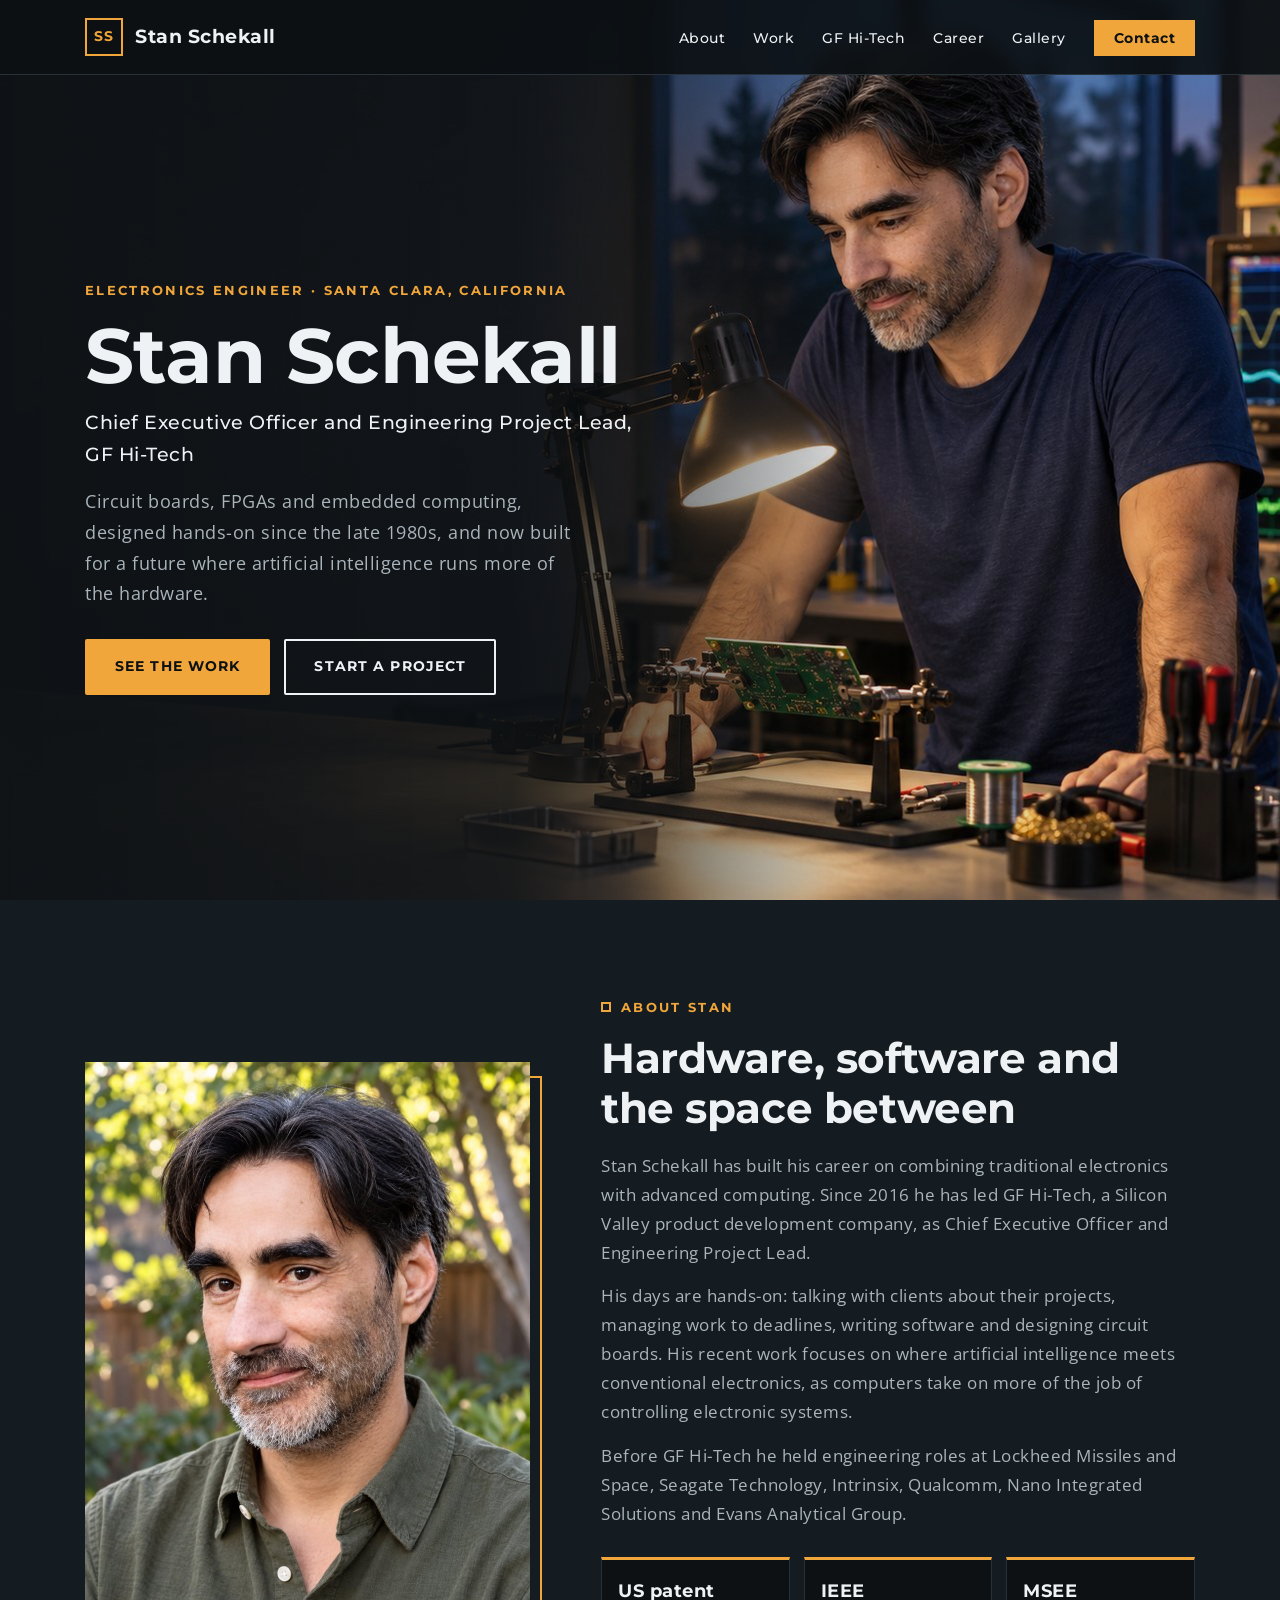
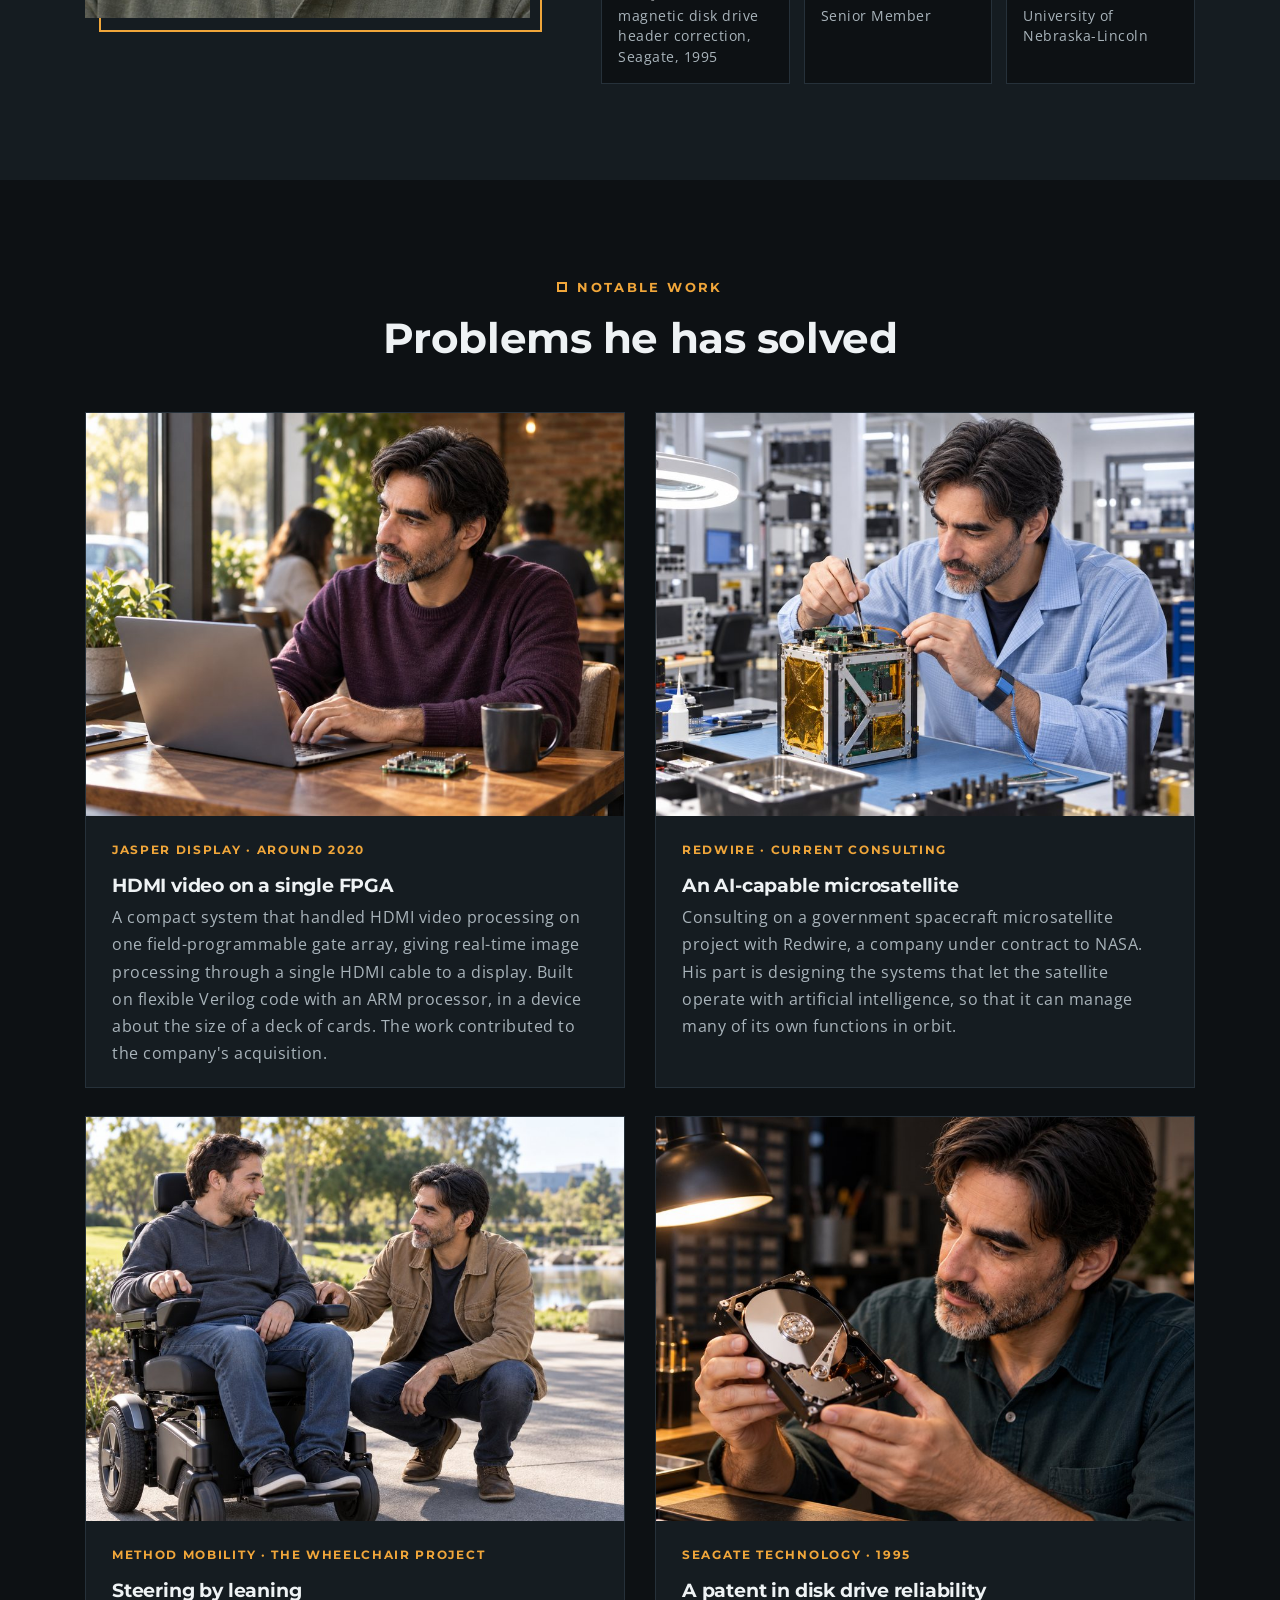
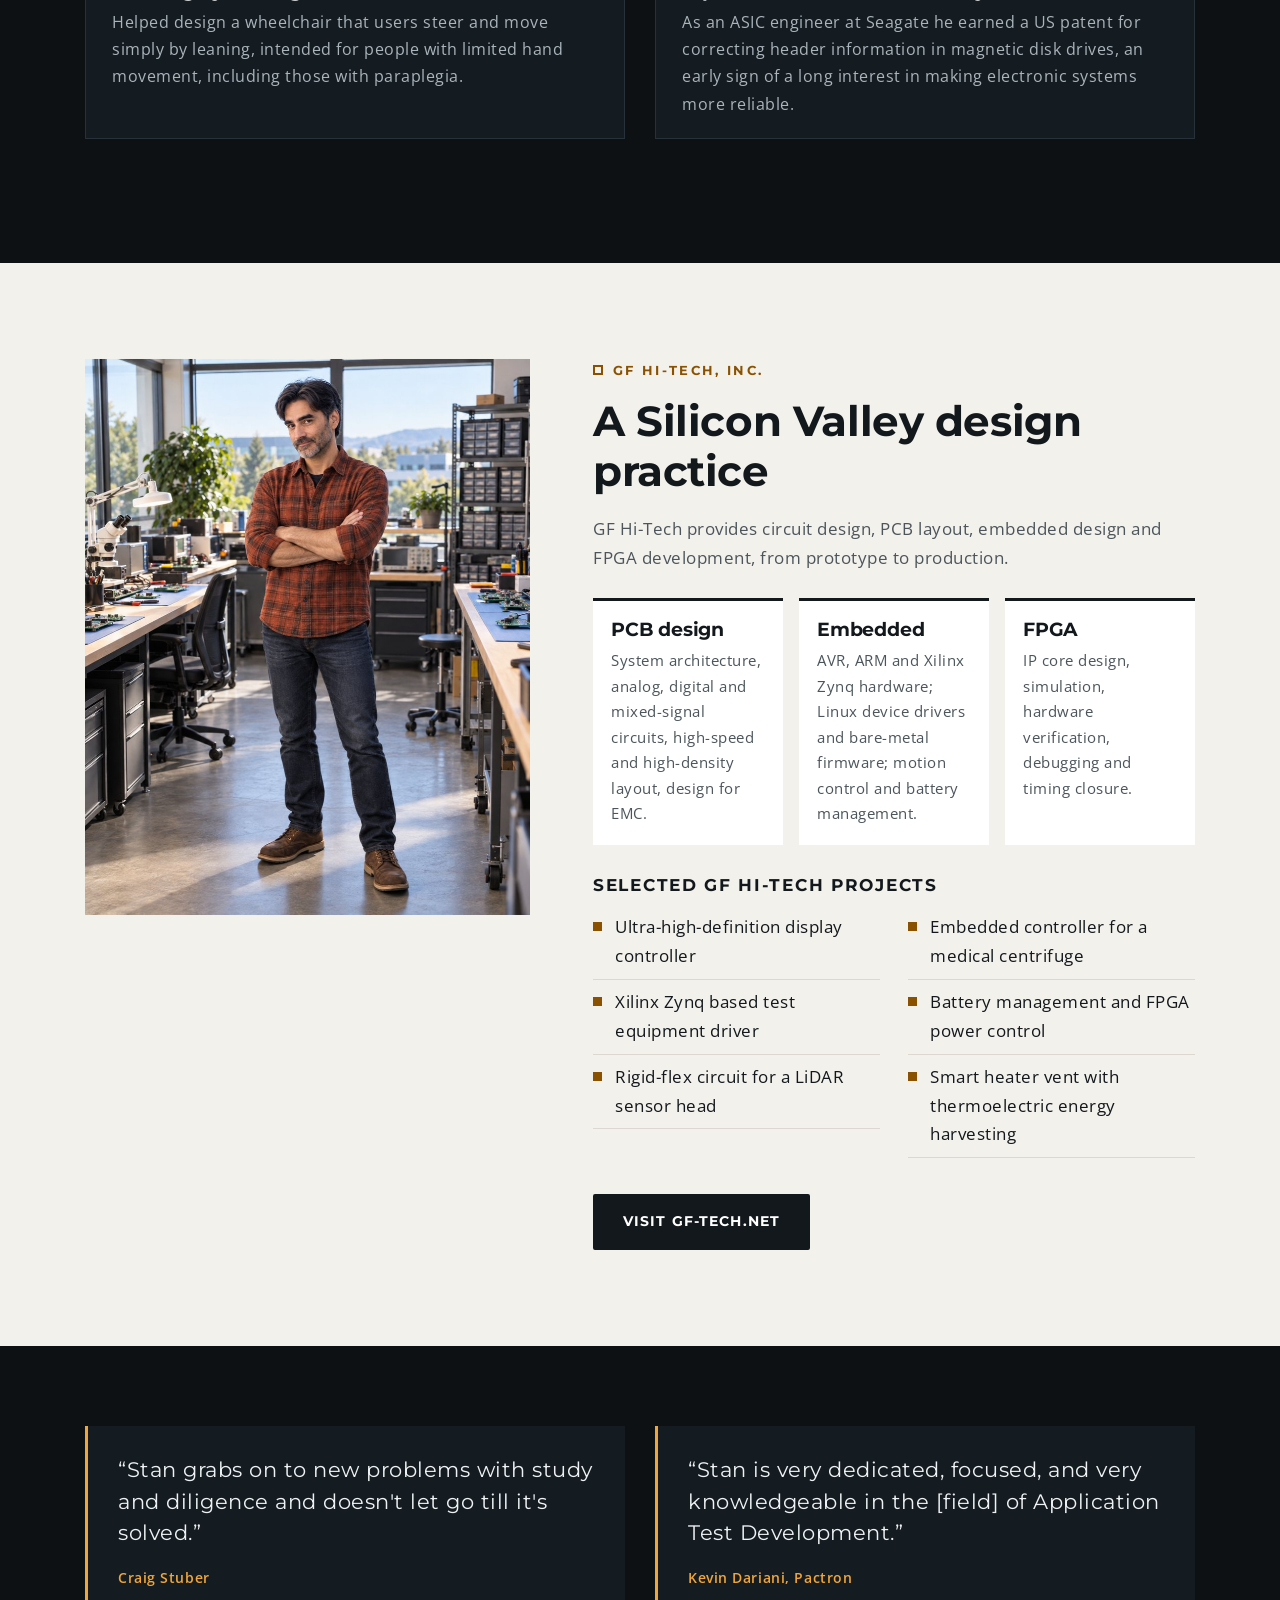
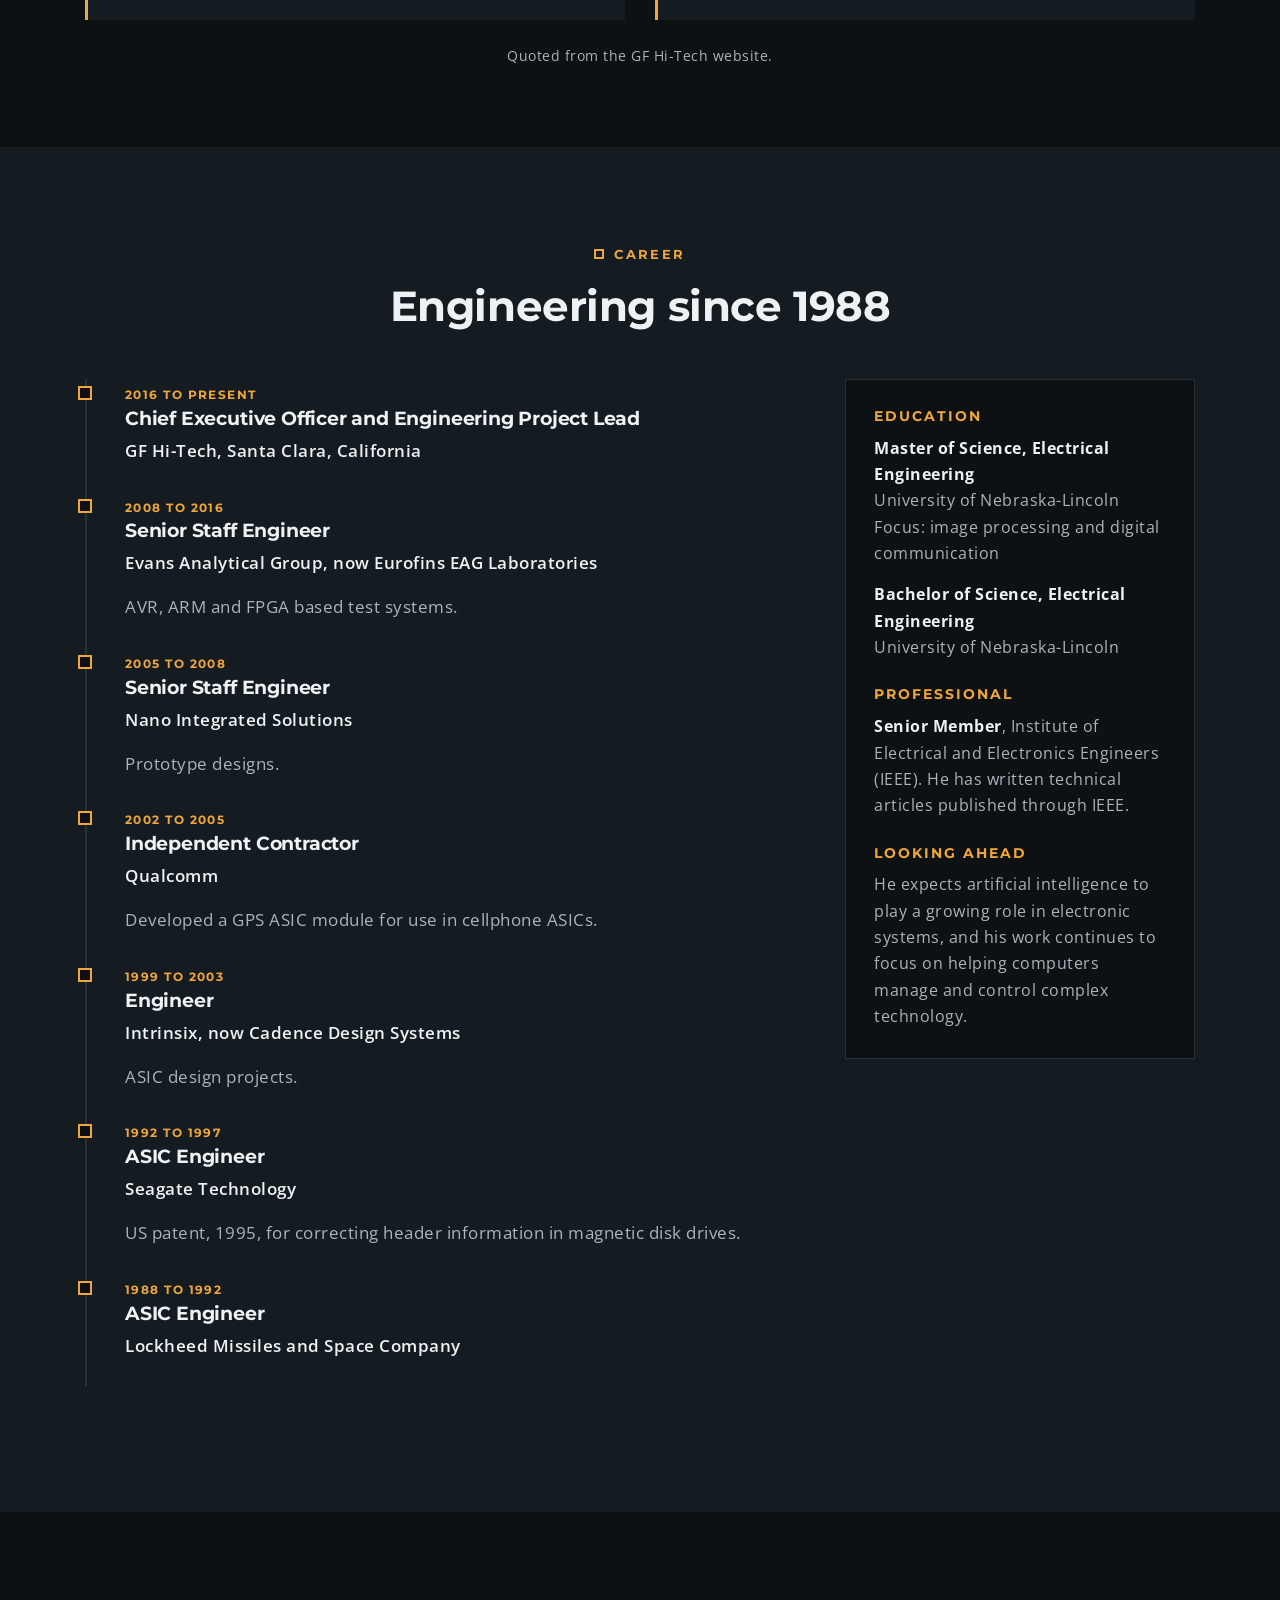
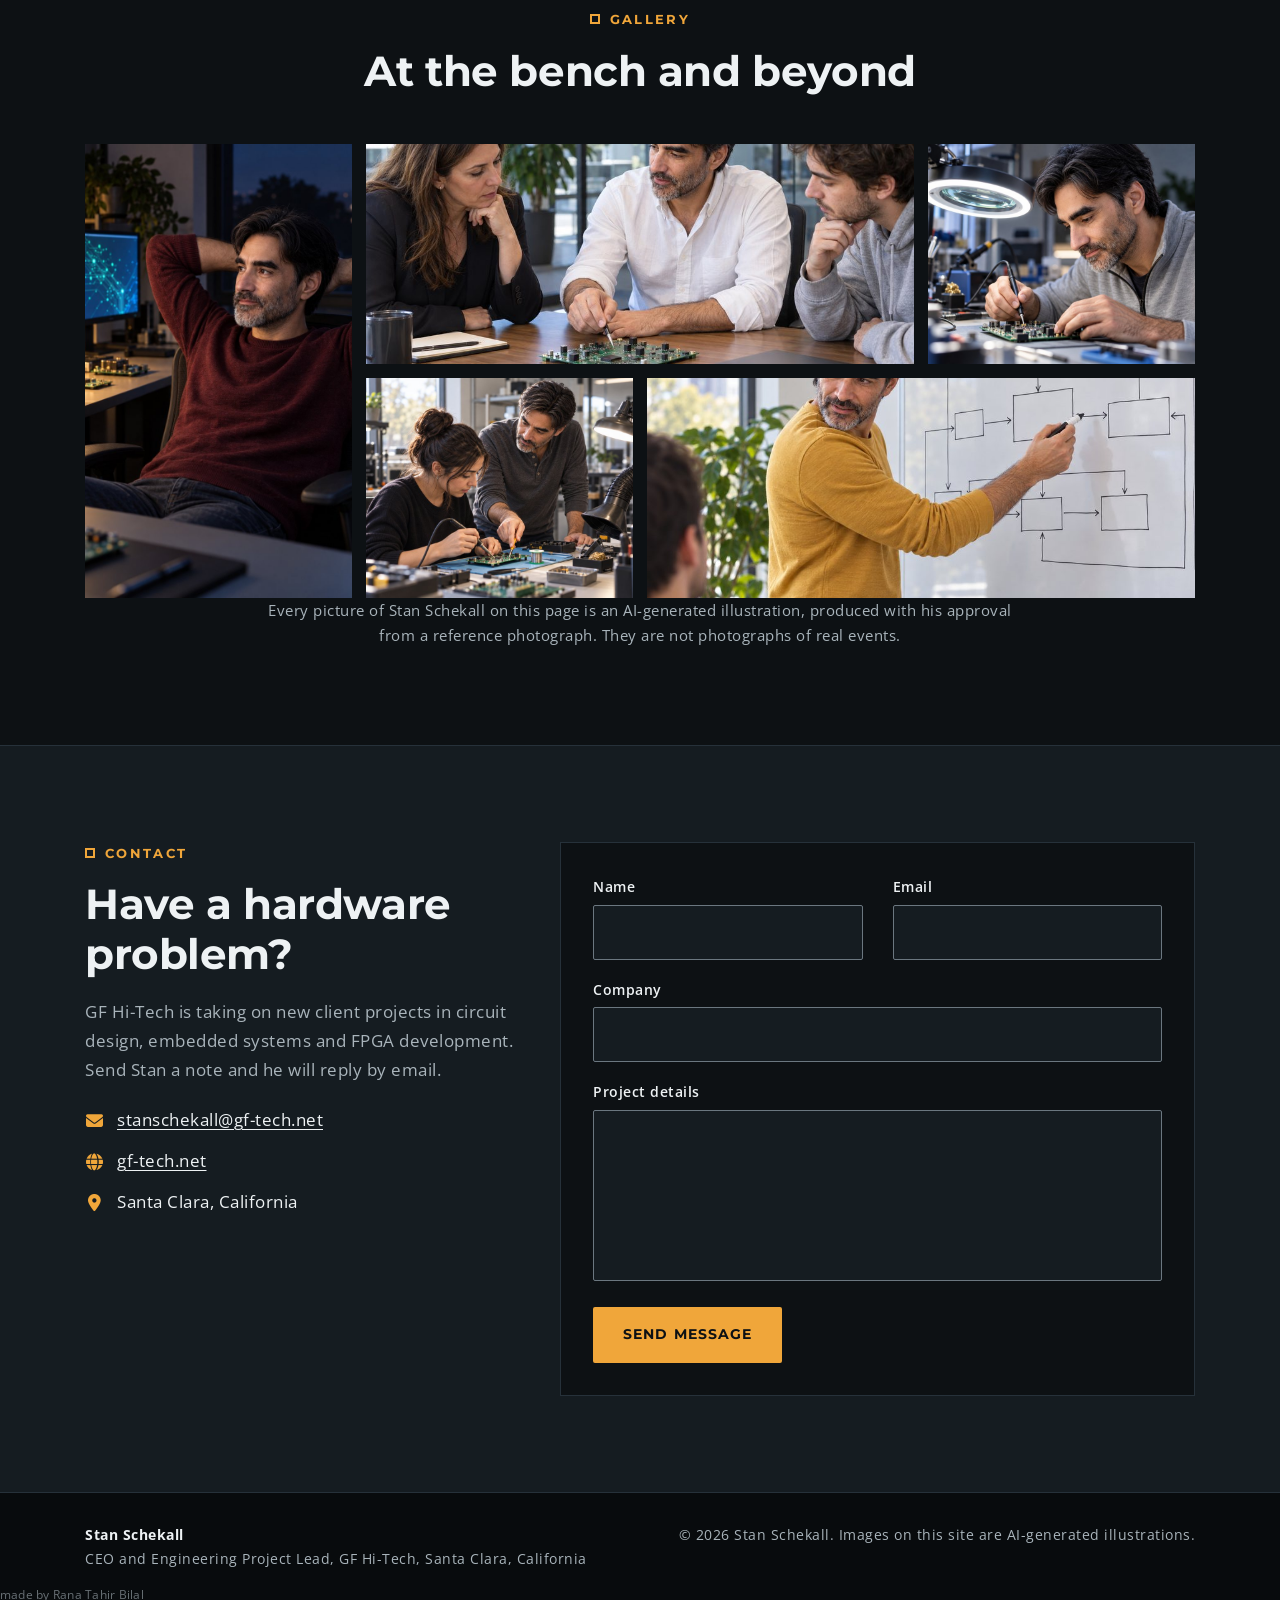
<file: index.html>
<!DOCTYPE html>
<html lang="en">
<head>
  <meta charset="utf-8">
  <meta name="viewport" content="width=device-width, initial-scale=1, shrink-to-fit=no">
  <title>Stan Schekall | Electronics Engineer, CEO of GF Hi-Tech</title>
  <meta name="description" content="Stan Schekall is Chief Executive Officer and Engineering Project Lead at GF Hi-Tech in Santa Clara, California: circuit design, embedded systems and FPGA development.">
  <!-- While this site lives on github.io it stays out of search engines.
       When it moves to the client's own domain: delete the robots meta below,
       change robots.txt to "Allow: /", and add a canonical link. -->
  <meta name="robots" content="noindex, nofollow">
  <meta name="author" content="Stan Schekall">
  <meta property="og:title" content="Stan Schekall, Electronics Engineer">
  <meta property="og:description" content="CEO and Engineering Project Lead, GF Hi-Tech. FPGA, ASIC, embedded and PCB design.">
  <meta property="og:image" content="img/portrait.jpg">
  <link rel="icon" href="img/favicon.png">
  <link rel="preconnect" href="https://fonts.googleapis.com">
  <link rel="stylesheet" href="https://fonts.googleapis.com/css2?family=Montserrat:wght@500;600;700&family=Open+Sans:wght@400;600;700&display=swap">
  <link rel="stylesheet" href="vendor/css/bundle.min.css">
  <link rel="stylesheet" href="css/style.css">
  <!-- Loaded last so it wins the cascade -->
  <link rel="stylesheet" href="css/ss.css">
</head>
<body>

<a class="ss-skip" href="#about">Skip to content</a>

<div class="loader"><div class="loader-spinner"></div></div>

<header>
  <nav class="ss-nav" id="ss-nav" aria-label="Main">
    <div class="container ss-nav-inner">
      <a class="ss-brand" href="#home"><span class="ss-mark" aria-hidden="true">SS</span>Stan Schekall</a>
      <ul class="ss-links">
        <li><a href="#about">About</a></li>
        <li><a href="#work">Work</a></li>
        <li><a href="#practice">GF Hi-Tech</a></li>
        <li><a href="#career">Career</a></li>
        <li><a href="#gallery">Gallery</a></li>
        <li><a href="#contact" class="ss-links-cta">Contact</a></li>
      </ul>
      <button class="ss-burger" id="ss-burger" type="button" aria-label="Open menu" aria-controls="ss-menu" aria-expanded="false"><span></span><span></span><span></span></button>
    </div>
  </nav>
  <div class="ss-menu" id="ss-menu" aria-hidden="true">
    <button class="ss-menu-close" id="ss-menu-close" type="button" aria-label="Close menu">&times;</button>
    <ul>
      <li><a href="#home">Home</a></li>
      <li><a href="#about">About</a></li>
      <li><a href="#work">Work</a></li>
      <li><a href="#practice">GF Hi-Tech</a></li>
      <li><a href="#career">Career</a></li>
      <li><a href="#gallery">Gallery</a></li>
      <li><a href="#contact">Contact</a></li>
    </ul>
    <p class="ss-menu-foot">Santa Clara, California</p>
  </div>
</header>

<main>

<!-- HERO. Demo banner-sec kept as the shell class; its demo background image is removed in css/style.css -->
<section class="banner-sec ss-hero" id="home">
  <div class="ss-hero-shade"></div>
  <div class="container">
    <div class="ss-hero-copy">
      <p class="ss-eyebrow">Electronics Engineer &middot; Santa Clara, California</p>
      <h1>Stan Schekall</h1>
      <p class="ss-hero-role">Chief Executive Officer and Engineering Project Lead, GF Hi-Tech</p>
      <p class="ss-hero-lede">Circuit boards, FPGAs and embedded computing, designed hands-on since the late 1980s, and now built for a future where artificial intelligence runs more of the hardware.</p>
      <div class="ss-btns">
        <a class="ss-btn ss-btn-solid" href="#work">See the work</a>
        <a class="ss-btn ss-btn-line" href="#contact">Start a project</a>
      </div>
    </div>
  </div>
</section>

<!-- ABOUT -->
<section class="ss-about" id="about">
  <div class="container">
    <div class="row align-items-center">
      <div class="col-lg-5">
        <figure class="ss-portrait">
          <img src="img/portrait.jpg" alt="Stan Schekall, AI-generated portrait" width="880" height="1100">
        </figure>
      </div>
      <div class="col-lg-7">
        <p class="ss-kicker">About Stan</p>
        <h2>Hardware, software and the space between</h2>
        <p>Stan Schekall has built his career on combining traditional electronics with advanced computing. Since 2016 he has led GF Hi-Tech, a Silicon Valley product development company, as Chief Executive Officer and Engineering Project Lead.</p>
        <p>His days are hands-on: talking with clients about their projects, managing work to deadlines, writing software and designing circuit boards. His recent work focuses on where artificial intelligence meets conventional electronics, as computers take on more of the job of controlling electronic systems.</p>
        <p>Before GF Hi-Tech he held engineering roles at Lockheed Missiles and Space, Seagate Technology, Intrinsix, Qualcomm, Nano Integrated Solutions and Evans Analytical Group.</p>
        <ul class="ss-facts">
          <li><b>US patent</b><span>magnetic disk drive header correction, Seagate, 1995</span></li>
          <li><b>IEEE</b><span>Senior Member</span></li>
          <li><b>MSEE</b><span>University of Nebraska-Lincoln</span></li>
        </ul>
      </div>
    </div>
  </div>
</section>

<!-- NOTABLE WORK: replaces the demo portfolio -->
<section class="ss-work" id="work">
  <div class="container">
    <div class="ss-head">
      <p class="ss-kicker">Notable work</p>
      <h2>Problems he has solved</h2>
    </div>
    <div class="row">
      <div class="col-md-6">
        <article class="ss-card">
          <img src="img/plate-2.jpg" alt="Stan Schekall writing hardware description code, AI-generated" width="880" height="660" loading="lazy">
          <div class="ss-card-body">
            <p class="ss-tag">Jasper Display &middot; around 2020</p>
            <h3>HDMI video on a single FPGA</h3>
            <p>A compact system that handled HDMI video processing on one field-programmable gate array, giving real-time image processing through a single HDMI cable to a display. Built on flexible Verilog code with an ARM processor, in a device about the size of a deck of cards. The work contributed to the company's acquisition.</p>
          </div>
        </article>
      </div>
      <div class="col-md-6">
        <article class="ss-card">
          <img src="img/plate-3.jpg" alt="Stan Schekall at an electronics bench in an anti-static smock, AI-generated" width="880" height="660" loading="lazy">
          <div class="ss-card-body">
            <p class="ss-tag">Redwire &middot; current consulting</p>
            <h3>An AI-capable microsatellite</h3>
            <p>Consulting on a government spacecraft microsatellite project with Redwire, a company under contract to NASA. His part is designing the systems that let the satellite operate with artificial intelligence, so that it can manage many of its own functions in orbit.</p>
          </div>
        </article>
      </div>
      <div class="col-md-6">
        <article class="ss-card">
          <img src="img/plate-1.jpg" alt="Stan Schekall talking with a wheelchair user at eye level, AI-generated" width="880" height="660" loading="lazy">
          <div class="ss-card-body">
            <p class="ss-tag">Method Mobility &middot; the Wheelchair Project</p>
            <h3>Steering by leaning</h3>
            <p>Helped design a wheelchair that users steer and move simply by leaning, intended for people with limited hand movement, including those with paraplegia.</p>
          </div>
        </article>
      </div>
      <div class="col-md-6">
        <article class="ss-card">
          <img src="img/plate-4.jpg" alt="Stan Schekall examining the inside of a hard disk drive, AI-generated" width="880" height="660" loading="lazy">
          <div class="ss-card-body">
            <p class="ss-tag">Seagate Technology &middot; 1995</p>
            <h3>A patent in disk drive reliability</h3>
            <p>As an ASIC engineer at Seagate he earned a US patent for correcting header information in magnetic disk drives, an early sign of a long interest in making electronic systems more reliable.</p>
          </div>
        </article>
      </div>
    </div>
  </div>
</section>

<!-- GF HI-TECH -->
<section class="ss-practice" id="practice">
  <div class="container">
    <div class="row">
      <div class="col-lg-5">
        <figure class="ss-practice-img"><img src="img/company.jpg" alt="Stan Schekall in an electronics design lab, AI-generated" width="880" height="1100" loading="lazy"></figure>
      </div>
      <div class="col-lg-7">
        <p class="ss-kicker ss-kicker-dark">GF Hi-Tech, Inc.</p>
        <h2>A Silicon Valley design practice</h2>
        <p>GF Hi-Tech provides circuit design, PCB layout, embedded design and FPGA development, from prototype to production.</p>
        <div class="ss-caps">
          <div class="ss-cap">
            <h3>PCB design</h3>
            <p>System architecture, analog, digital and mixed-signal circuits, high-speed and high-density layout, design for EMC.</p>
          </div>
          <div class="ss-cap">
            <h3>Embedded</h3>
            <p>AVR, ARM and Xilinx Zynq hardware; Linux device drivers and bare-metal firmware; motion control and battery management.</p>
          </div>
          <div class="ss-cap">
            <h3>FPGA</h3>
            <p>IP core design, simulation, hardware verification, debugging and timing closure.</p>
          </div>
        </div>
        <h3 class="ss-sub">Selected GF Hi-Tech projects</h3>
        <ul class="ss-projects">
          <li>Ultra-high-definition display controller</li>
          <li>Xilinx Zynq based test equipment driver</li>
          <li>Rigid-flex circuit for a LiDAR sensor head</li>
          <li>Embedded controller for a medical centrifuge</li>
          <li>Battery management and FPGA power control</li>
          <li>Smart heater vent with thermoelectric energy harvesting</li>
        </ul>
        <a class="ss-btn ss-btn-ink" href="https://gf-tech.net/" target="_blank" rel="noopener">Visit gf-tech.net</a>
      </div>
    </div>
  </div>
</section>

<!-- QUOTES: verbatim from gf-tech.net, see SOURCE-FACTS.md -->
<section class="ss-quotes" id="quotes">
  <div class="container">
    <div class="row">
      <div class="col-lg-6">
        <blockquote class="ss-quote">
          <p>&ldquo;Stan grabs on to new problems with study and diligence and doesn't let go till it's solved.&rdquo;</p>
          <footer>Craig Stuber</footer>
        </blockquote>
      </div>
      <div class="col-lg-6">
        <blockquote class="ss-quote">
          <p>&ldquo;Stan is very dedicated, focused, and very knowledgeable in the [field] of Application Test Development.&rdquo;</p>
          <footer>Kevin Dariani, Pactron</footer>
        </blockquote>
      </div>
    </div>
    <p class="ss-quote-src">Quoted from the GF Hi-Tech website.</p>
  </div>
</section>

<!-- CAREER -->
<section class="ss-career" id="career">
  <div class="container">
    <div class="ss-head">
      <p class="ss-kicker">Career</p>
      <h2>Engineering since 1988</h2>
    </div>
    <div class="row">
      <div class="col-lg-8">
        <ol class="ss-timeline">
          <li><span class="ss-yr">2016 to present</span><h3>Chief Executive Officer and Engineering Project Lead</h3><p class="ss-org">GF Hi-Tech, Santa Clara, California</p></li>
          <li><span class="ss-yr">2008 to 2016</span><h3>Senior Staff Engineer</h3><p class="ss-org">Evans Analytical Group, now Eurofins EAG Laboratories</p><p>AVR, ARM and FPGA based test systems.</p></li>
          <li><span class="ss-yr">2005 to 2008</span><h3>Senior Staff Engineer</h3><p class="ss-org">Nano Integrated Solutions</p><p>Prototype designs.</p></li>
          <li><span class="ss-yr">2002 to 2005</span><h3>Independent Contractor</h3><p class="ss-org">Qualcomm</p><p>Developed a GPS ASIC module for use in cellphone ASICs.</p></li>
          <li><span class="ss-yr">1999 to 2003</span><h3>Engineer</h3><p class="ss-org">Intrinsix, now Cadence Design Systems</p><p>ASIC design projects.</p></li>
          <li><span class="ss-yr">1992 to 1997</span><h3>ASIC Engineer</h3><p class="ss-org">Seagate Technology</p><p>US patent, 1995, for correcting header information in magnetic disk drives.</p></li>
          <li><span class="ss-yr">1988 to 1992</span><h3>ASIC Engineer</h3><p class="ss-org">Lockheed Missiles and Space Company</p></li>
        </ol>
        <!-- Needs Client Confirmation: total years (release says 30+, Marquis page says 35+). Neither is published. -->
      </div>
      <div class="col-lg-4">
        <div class="ss-side">
          <h3>Education</h3>
          <p><b>Master of Science, Electrical Engineering</b><br>University of Nebraska-Lincoln<br><span>Focus: image processing and digital communication</span></p>
          <p><b>Bachelor of Science, Electrical Engineering</b><br>University of Nebraska-Lincoln</p>
          <!-- Needs Client Confirmation: degree year(s). Marquis page gives 1987. -->
          <h3>Professional</h3>
          <p><b>Senior Member</b>, Institute of Electrical and Electronics Engineers (IEEE). He has written technical articles published through IEEE.</p>
          <h3>Looking ahead</h3>
          <p>He expects artificial intelligence to play a growing role in electronic systems, and his work continues to focus on helping computers manage and control complex technology.</p>
        </div>
      </div>
    </div>
  </div>
</section>

<!-- GALLERY -->
<section class="ss-gallery" id="gallery">
  <div class="container">
    <div class="ss-head">
      <p class="ss-kicker">Gallery</p>
      <h2>At the bench and beyond</h2>
    </div>
    <div class="ss-grid">
      <figure class="ss-g ss-g-tall"><img src="img/career.jpg" alt="Stan Schekall thinking late at night in a home office, AI-generated" width="880" height="1100" loading="lazy"></figure>
      <figure class="ss-g ss-g-wide"><img src="img/mission.jpg" alt="Stan Schekall reviewing a circuit board with two engineers, AI-generated" width="880" height="733" loading="lazy"></figure>
      <figure class="ss-g"><img src="img/research.jpg" alt="Stan Schekall probing a circuit board, AI-generated" width="880" height="660" loading="lazy"></figure>
      <figure class="ss-g"><img src="img/plate-5.jpg" alt="Stan Schekall guiding a junior engineer at a workbench, AI-generated" width="880" height="660" loading="lazy"></figure>
      <figure class="ss-g ss-g-last"><img src="img/plate-6.jpg" alt="Stan Schekall sketching a system diagram on a whiteboard, AI-generated" width="880" height="660" loading="lazy"></figure>
    </div>
    <p class="ss-disclosure">Every picture of Stan Schekall on this page is an AI-generated illustration, produced with his approval from a reference photograph. They are not photographs of real events.</p>
  </div>
</section>

<!-- CONTACT -->
<section class="ss-contact" id="contact">
  <div class="container">
    <div class="row">
      <div class="col-lg-5">
        <p class="ss-kicker">Contact</p>
        <h2>Have a hardware problem?</h2>
        <p>GF Hi-Tech is taking on new client projects in circuit design, embedded systems and FPGA development. Send Stan a note and he will reply by email.</p>
        <ul class="ss-contact-list">
          <li><i class="fas fa-envelope" aria-hidden="true"></i><a href="mailto:stanschekall@gf-tech.net">stanschekall@gf-tech.net</a></li>
          <li><i class="fas fa-globe" aria-hidden="true"></i><a href="https://gf-tech.net/" target="_blank" rel="noopener">gf-tech.net</a></li>
          <li><i class="fas fa-map-marker-alt" aria-hidden="true"></i><span>Santa Clara, California</span></li>
        </ul>
      </div>
      <div class="col-lg-7">
        <form class="ss-form" action="https://formsubmit.co/stanschekall@gf-tech.net" method="POST">
          <input type="hidden" name="_subject" value="New enquiry from the Stan Schekall website">
          <input type="hidden" name="_template" value="table">
          <input type="hidden" name="_captcha" value="true">
          <input type="text" name="_honey" class="ss-hp" tabindex="-1" autocomplete="off" aria-hidden="true">
          <div class="row">
            <div class="col-md-6"><label for="f-name">Name</label><input id="f-name" name="name" type="text" required autocomplete="name"></div>
            <div class="col-md-6"><label for="f-email">Email</label><input id="f-email" name="email" type="email" required autocomplete="email"></div>
          </div>
          <label for="f-company">Company</label><input id="f-company" name="company" type="text" autocomplete="organization">
          <label for="f-msg">Project details</label><textarea id="f-msg" name="message" rows="5" required></textarea>
          <button type="submit" class="ss-btn ss-btn-solid">Send message</button>
        </form>
      </div>
    </div>
  </div>
</section>

</main>

<footer class="ss-foot">
  <div class="container ss-foot-inner">
    <p><b>Stan Schekall</b><br>CEO and Engineering Project Lead, GF Hi-Tech, Santa Clara, California</p>
    <p>&copy; <span id="ss-year">2026</span> Stan Schekall. Images on this site are AI-generated illustrations.</p>
  </div>

<p style="margin:18px 0 0;font-size:12px;line-height:1.5;opacity:.6;letter-spacing:.02em">made by <a href="https://ranatahirbilal.com" rel="nofollow noopener" target="_blank" style="color:inherit;text-decoration:none;border-bottom:1px solid currentColor">Rana Tahir Bilal</a></p>
</footer>

<a href="#home" class="ss-top" id="ss-top" aria-label="Back to top"><i class="fas fa-arrow-up" aria-hidden="true"></i></a>

<script src="vendor/js/bundle.min.js"></script>
<script src="js/ss.js"></script>
</body>
</html>
</file>
<file: css/style.css>
/* ===================================
    About
====================================== */
/*
    Theme Name: MegaOne
    Theme URI:
    Author: Themes Industry
    Author URI:
    Description: One Page Parallax Template
    Tags: one page, multipurpose, parallax, creative, html5
 */

/* ===================================
    Table of Content
====================================== */
/*  - Fonts
    - General
    - Scrollbar
    - Header
    - Sidebar Toggle Btn
    - SideNav
    - Nav-Bar css
    - Expand Nav bar & body Shrink
    - Banner
    - feature
    - Team
    - Quote
    - Portfolio
    - Pricing
    - Testimonial
    - Blog
    - Contact_US
    - Stand Alone
    - loader
    - Media Queries   */

/* ===================================
    Google font
====================================== */

@import url('https://fonts.googleapis.com/css2?family=Open+Sans:wght@300;400;600;700;800&display=swap');
.alt-font{font-family: 'Open Sans', sans-serif;}

@import url('https://fonts.googleapis.com/css2?family=Montserrat:wght@300;400;500;700&display=swap');
.al-font{font-family: 'Montserrat', sans-serif;}


/* ss: Roboto import removed */
.main-font{font-family: 'Roboto', sans-serif;}

/* ss: Source Sans import removed */
.alt-font{font-family: 'Source Sans Pro', sans-serif;}


/* ss: Aileron @font-face removed (font files not shipped) */
/* ss: Aileron @font-face removed (font files not shipped) */
/* ss: Aileron @font-face removed (font files not shipped) */
/* ===================================
    General
====================================== */

body {font-size: 18px;color: #ffffff!important;font-weight: normal;line-height: 25px;width: 100%; overflow-x: hidden!important;}
a, input, button, .navbar, .fixedmenu, .tp-bullet, .owl-dot, .owl-prev, .owl-next {transition: ease-in-out 0.2s;-webkit-transition: ease-in-out 0.2s;-moz-transition: ease-in-out 0.2s;-ms-transition: ease-in-out 0.2s;-o-transition: ease-in-out 0.2s;}
section,.section-padding {position: relative;}
a {color:inherit;text-decoration: none;}
.btn.focus, .btn:focus{-webkit-box-shadow: none;box-shadow: none;}
p:last-child{margin-bottom: 0 !important;}
p{margin: 0 0 15px!important;}
.fa, .far, .fas{display: inline;}
li{list-style: none;text-decoration: none;}
blockquote {border-left: 2px solid;padding: 10px 15px 10px 35px;margin: 25px 0;font-size: 18px;line-height: 28px;}
blockquote > cite {font-weight: 400;font-size: 14px;display: block;}
.hidden{display: none;}
section{padding: 7.5rem 0;}
.padding-top{padding-top: 7.5rem;}
.padding-bottom{padding-bottom: 7.5rem;}
section {
    width: 95%!important;
    margin-left: 5%!important;
}
.bg-black{background-color: #000000;}
.bg-pink{background-color:#ff3366;}

/*Social Icon Hover Text Hover */
.facebook-text-hvr:hover{color:#4267B2 !important;}
.twitter-text-hvr:hover{color:#1DA1F2 !important;}
.instagram-text-hvr:hover{color:#C32AA3 !important;}
.linkedin-text-hvr:hover{color:#0077B5 !important;}
.pinterest-text-hvr:hover{color:#BD081C !important;}
.google-text-hvr:hover{color:#DB4437 !important;}

/*icon bg bover */
.facebook-bg-hvr:hover{background:#4267B2 !important;color: #fff !important;}
.twitter-bg-hvr:hover{background:#1DA1F2 !important;color: #fff !important;}
.instagram-bg-hvr:hover{background: -webkit-gradient(linear, left top, left bottom, from(#aa2fb5), color-stop(93%, #f1762c))!important;background: -o-linear-gradient(top, #aa2fb5 0%, #f1762c 93%)!important;background: linear-gradient(to bottom, #aa2fb5 0%, #f1762c 93%)!important;color: #fff !important;}
.linkedin-bg-hvr:hover{background:#0077B5 !important;color: #fff !important;}
.pinterest-bg-hvr:hover{background:#BD081C !important;color: #fff !important;border: 1px solid #BD081C !important;}
.google-bg-hvr:hover{background:#DB4437 !important;color: #fff !important;}
.mail-bg-hvr:hover{background:#c32aa3 !important;color: #fff !important;border: 1px solid #c32aa3 !important;}

/*Social Icon Hover Bg Hover */
.facebook_bg_hvr2:hover{color:#FFFFFF !important; background: #4267b2 !important; -webkit-transition: .3s ease-in-out;-o-transition: .3s ease-in-out;transition: .3s ease-in-out;}
.twitter_bg_hvr2:hover{color:#FFFFFF !important; background: #00a7e6; -webkit-transition: .3s ease-in-out; -o-transition: .3s ease-in-out; transition: .3s ease-in-out;}
.linkdin_bg_hvr2:hover{color:#FFFFFF !important; background: #1682ab; -webkit-transition: .3s ease-in-out; -o-transition: .3s ease-in-out; transition: .3s ease-in-out;}
.googleplus_bg_hvr2:hover{color:#FFFFFF !important; background: #d5463a; -webkit-transition: .3s ease-in-out; -o-transition: .3s ease-in-out; transition: .3s ease-in-out;}
.pintrest_bg_hvr2:hover{color:#FFFFFF !important; background: #c8232c; -webkit-transition: .3s ease-in-out; -o-transition: .3s ease-in-out; transition: .3s ease-in-out;}
.instagram_bg_hvr2:before{
    content: "";
    position: absolute;
    left: -1px;
    right: -1px;
    bottom: -1px;
    top: -1px;
    opacity: 0;
    visibility: hidden;
    background: radial-gradient(circle at 30% 107%, #fdf497 0%, #fdf497 5%, #fd5949 45%,#d6249f 60%,#285AEB 90%) !important;
    border-radius: inherit;
    z-index: -1;
    -webkit-transform: scale(.5);
    -ms-transform: scale(.5);
    transform: scale(.5);
    -webkit-transition: .3s ease-in-out;
    -o-transition: .3s ease-in-out;
    transition: .3s ease-in-out;
}
.instagram_bg_hvr2:hover{color:#FFFFFF !important; z-index: 999}
.instagram_bg_hvr2:hover:before{opacity: 1;visibility: visible;-webkit-transform: scale(1);-ms-transform: scale(1);transform: scale(1);}

/* Transition none */
.no-transition *{transition-timing-function:initial; -moz-transition-timing-function:initial; -webkit-transition-timing-function:initial; -o-transition-timing-function:initial;  transition-duration: 0s; -moz-transition-duration: 0s; -webkit-transition-duration: 0s; -o-transition-duration: 0s;}

/* Button */
.btn {-webkit-appearance: initial; overflow: hidden;position: -webkit-sticky;position: sticky; z-index: 2; display:inline-block; font-size: 16px; border:2px solid transparent; letter-spacing: .5px; line-height: inherit; border-radius: 0; text-transform:capitalize; width: auto;font-family: 'Montserrat', sans-serif; font-weight: 500; -webkit-transition: all .5s ease;-o-transition: all .5s ease !important;transition: all .5s ease !important;}

/* button size */
.btn.btn-medium {font-size:16px; padding: 12px 48px; line-height: 1.8em}
.btn.btn-large {font-size:16px;  padding: 14px 32px; line-height: 1.8em;}
.btn.btn-large-1 {font-size:15px;  padding: 9px 35px; line-height: 1.8em;}
.btn.btn-rounded {border-radius: 50px;}


/* White Button */
.btn.btn-white {background: transparent; border-color: #ffffff; color: #ffffff}
.btn.btn-white:hover {background: #FFFFFF !important; border-color: #FFFFFF; color: #333333 !important; }

.btn.btn-pink-hvr:hover {background: #ff3366 !important; border-color: #ff3366; color: #ffffff !important}

.btn.trans-2-btn {background: transparent;border-color: #fff;color: #fff; margin-top: 15px;}

.btn.btn-white-hvr:hover{color: #333333;border-color: #fff;opacity: 1;background: #fff !important;}

.btn.btn-trans {background: transparent; border-color: #333333; color: #333333; text-decoration: none;}
.btn.btn-trans:hover {background: #333333 !important; border-color: #333333; color: #FFFFFF !important}
.btn-margin{margin: 10px 0;}


.btn.transparent-btn {background: transparent; border-color: #333333; color: #333333; font-weight: 500}
.btn.btn-black-hvr:hover {background: #333333 !important; border-color: #333333; color: #FFFFFF !important}

/* ===================================
    Image Hover
====================================== */

.hover-effect::before,
.hover-effect::after {
    content: "";
    background: #fff;
    height: 0;
    width: 0;
    z-index: 1;
    position: absolute;
    -webkit-transition-duration: 1s !important;
    -o-transition-duration: 1s;
    transition-duration: 1s !important;
}
.hover-effect::before {
    right: 0;
    opacity: 1;
    top: 0;
}
.hover-effect::after {
    top: 0;
    opacity: .7;
    left: 0;
}
.hover-effect:hover::after, .hover-effect:hover::before {
    height: 100%;
    opacity: 0;
    width: 100%;
}
/* Use in BLog */
.image {
    overflow: hidden;
}
a.image{
    display: block;
}
.image img {
    width: 100%;
    height: 100%;
    display: block;
}
.image, .image img {
    position: relative;
}
/* ===================================
    Scrollbar
====================================== */

::-webkit-scrollbar {
    width: 6px;
}
::-webkit-scrollbar-track {
    width: 6px;
    background:#ffffff;
    border-left: 0 solid white;
    border-right: 0 solid white;
}
::-webkit-scrollbar-thumb {
    background: #333333;
    width: 0;
    height: 25%;
    transition: .5s ease;
    cursor: pointer;
}

/* ===================================
        Header
   ====================================== */

/* nav top default */

.header-top{
    position: absolute;
    width: 100%;
    z-index: 999;
}

header a.logo img {
    max-width: 80px;
    vertical-align: sub;
}

.round-nav {
    background-color: #333333;
    display: flex;
    justify-content: center;
    align-items: center;
    padding: 10px;
}

.navbar-top-default{
    position: absolute;
    top: 30px;
    z-index: 99;
    overflow: hidden;
    height: 100px;
    width: 100%;
    -webkit-transition: none;
    -o-transition: none;
    transition: none;
}

.navbar-simple .navbar-nav .nav-link {
    font-size: 15px;
    color: #FFFFFF;
    font-weight: 700;
    text-align: center;
    padding: 0.5rem 1.7rem;
    font-family: 'Aileron-Ultralight';
}

/*nav line*/

.lines:after {
    -webkit-backface-visibility: hidden;
    backface-visibility: hidden;
    border: 1px solid rgba(255, 255, 255, 0);
    bottom: 0;
    content: " ";
    display: block;
    margin: 0 auto;
    position: relative;
    -webkit-transition: all 280ms ease-in-out;
    transition: all 280ms ease-in-out;
    width: 0;
}

.lines:hover:after, .lines.active:after {
    -webkit-backface-visibility: hidden;
    backface-visibility: hidden;
    border-color: #ff3366;
    -webkit-transition: width 350ms ease-in-out;
    transition: width 350ms ease-in-out;
    width: 100%;
}
/* ===================================
    Sidebar Toggle Btn
====================================== */

.my_tog{
    padding: 18px 24px;
    margin-top: 29px;
    margin-right: 10px;
    cursor: pointer;
    transition: .8s ease;
    display: inline-block;
    float: right;

}

.my_tog:hover span:first-child{
    width: 16px;
}

.my_tog:hover span:last-child{
    width: 16px;
}

.my_tog span{
    display: block;
    height: 2px;
    width: 25px;
    background-color: #FFFFFF;
    margin-bottom: 4px;
    transition: .7s ease;
}

/* ===================================
    SideNav
====================================== */
.side_nav{
    display: block;
    background-color: #333333;
    width:25%;
    float: left;
    height: auto;
    box-shadow: 0 10px 30px 0 rgba(20,44,56,.25);
    transition: .5s ease;
    position: relative;
}

.side_nav{
    position: fixed;
    top:0;
    left:-20%;
    z-index: 11999;
    bottom: 0;
}

.brand-logo{
    color: black;
    text-decoration: none;
    font-family: 'Montserrat', sans-serif;
    display: inline-block;
    padding-top: 13px;
    margin-top: 30px;
    padding-left: 30px;
    font-size: 30px;
    transition: .6s ease;
}

.side_nav.expand_nav .sticky-icons {
    opacity: 0;
    transition: .5s ease;
}

.sticky-icons {
    position: absolute;
    right: 30px;
    bottom: 0;
    z-index: 99;
}

.rites-res {
    opacity: 0;
    transition: .5s ease;
}
.side_nav.expand_nav .rites-res {
    opacity: 1;
}

.sticky-icons.social-icons-simple li{
    display: inline-block;
    padding-left: 8px;
}

.sticky-icons.social-icons-simple li a {
    display: block;
    font-size: 18px;
    height: 42px;
    width: 42px;
    line-height: 42px;
    border: 1px solid transparent;
    text-align: center;
    border-radius: 50%;
    position: relative;
    z-index: 1;
    overflow: hidden;
    -webkit-transition: background-color .5s ease;
    -o-transition: background-color .5s ease;
    transition: background-color .5s ease;
    color: #202020;
}

.overlay-body{
    position: fixed;
    top:0;
    bottom: 0;
    left:25%;
    right: 0;
    background-color: transparent;
    z-index: 111;
    display: none;
}
.show_body_overlay{
    display: block !important;
}

.brand-logo span{
    font-family: 'Montserrat', sans-serif;
    font-weight: bolder;
}

.my_nav_tog span{
    display: block;
    margin-bottom: 3px;
    height: 2px;
    background-color: #FFFFFF;
    width: 20px;
}

.side-nav-menu .nav-menu{
    font-family: 'Montserrat', sans-serif;
    padding-left: 35px;
    padding-top: 30px;
}

.broad .side-nav-menu ul{
    padding-top: 130px;
}

.side-nav-menu .nav-menu li,.broad .side-nav-menu ul li{
    list-style: none;
    font-size: 18px;
    padding: 8px;
    font-weight: 500;
    transition: 1s ease;
    overflow: hidden;
    box-sizing: border-box;
    text-align: left !important;
}

.side-nav-menu .nav-menu li a,.broad .side-nav-menu ul li a{
    display: inline-block;
    font-family: 'Montserrat', sans-serif;
    text-transform: uppercase;
    text-decoration: none;
    color: #FFFFFF;
    transition: .1s ease;
    overflow: hidden;
    position: relative;
    width: 70%;
    top: 7px;
    padding: 0;
    text-align: left;
}

.line:after {
    -webkit-backface-visibility: hidden;
    backface-visibility: hidden;
    border: 2px solid rgba(255, 255, 255, 0);
    bottom: 0;
    content: " ";
    display: block;
    position: relative;
    -webkit-transition: all 280ms ease-in-out;
    transition: all 280ms ease-in-out;
    width: 0;
}

.line:hover:after, .line.active:after {
    -webkit-backface-visibility: hidden;
    backface-visibility: hidden;
    -webkit-transition: width 350ms ease-in-out;
    transition: width 350ms ease-in-out;
    width: 100%;
}

/* Different Underline Colors */
.nav-item:nth-child(1) .line:hover:after, .nav-item:nth-child(1) .line.active:after {
    border-color: #e62e5c;
}

.nav-item:nth-child(2) .line:hover:after, .nav-item:nth-child(2) .line.active:after {
    border-color: #e62e5c;
}

.nav-item:nth-child(3) .line:hover:after, .nav-item:nth-child(3) .line.active:after {
    border-color: #e62e5c;
}

.nav-item:nth-child(4) .line:hover:after, .nav-item:nth-child(4) .line.active:after {
    border-color: #e62e5c;
}

.nav-item:nth-child(5) .line:hover:after, .nav-item:nth-child(5) .line.active:after {
    border-color: #e62e5c;
}

.nav-item:nth-child(6) .line:hover:after, .nav-item:nth-child(6) .line.active:after {
    border-color: #e62e5c;
}

.nav-item:nth-child(7) .line:hover:after, .nav-item:nth-child(7) .line.active:after {
    border-color: #e62e5c;
}
.nav-item:nth-child(8) .line:hover:after, .nav-item:nth-child(8) .line.active:after {
    border-color: #e62e5c;
}


.side-nav-menu .nav-menu li a{
    font-family: 'Aileron-Light';
    text-decoration: none;
    color: #FFFFFF;
    transition: .5s ease;
    width: auto;
}

/*broad nav*/
.side-nav-menu .side-icons ul{
    padding-top: 0 !important;
    padding-left: 21px !important;
}

.side-nav-menu .side-icons ul li{
    margin-bottom: 0 !important;
    list-style: none;
    display: inline-block;
    padding-right: 10px;
}

.side-nav-menu .side-icons ul li a{
    color: #000000;
}

.side_nav .nav-item {
    display: block;
    margin: 15px 0;
    padding: 0 !important;
    opacity: 0;
    -webkit-transition: all 0.8s ease 500ms;
    -o-transition: all 0.8s ease 500ms;
    transition: all 0.8s ease 500ms;
    -webkit-transform: translateY(60px);
    -ms-transform: translateY(60px);
    transform: translateY(60px);
}

.side_nav.expand_nav .nav-item:first-child {
    -webkit-transition-delay: .1s;
    -o-transition-delay: .1s;
    transition-delay: .1s;
}
.side_nav.expand_nav .nav-item:nth-child(2){
    -webkit-transition-delay: .2s;
    -o-transition-delay: .2s;
    transition-delay: .2s;
}
.side_nav.expand_nav .nav-item:nth-child(3) {
    -webkit-transition-delay: .3s;
    -o-transition-delay: .3s;
    transition-delay: .3s;
}
.side_nav.expand_nav .nav-item:nth-child(4) {
    -webkit-transition-delay: .4s;
    -o-transition-delay: .4s;
    transition-delay: .4s;
}
.side_nav.expand_nav .nav-item:nth-child(5) {
    -webkit-transition-delay: .5s;
    -o-transition-delay: .5s;
    transition-delay: .5s;
}
.side_nav.expand_nav .nav-item:nth-child(6) {
    -webkit-transition-delay: .6s;
    -o-transition-delay: .6s;
    transition-delay: .6s;
}
.side_nav.expand_nav .nav-item:nth-child(7) {
    -webkit-transition-delay: .7s;
    -o-transition-delay: .7s;
    transition-delay: .7s;
}
.side_nav.expand_nav .nav-item:nth-child(8) {
    -webkit-transition-delay: .8s;
    -o-transition-delay: .8s;
    transition-delay: .8s;
}
.side_nav.expand_nav .nav-item:nth-child(9) {
    -webkit-transition-delay: .9s;
    -o-transition-delay: .9s;
    transition-delay: .9s;
}
.side_nav.expand_nav .nav-item {
    -webkit-transform: translateY(0);
    -ms-transform: translateY(0);
    transform: translateY(0);
    opacity: 1;
}

/* ===================================
    Nav-Bar css
====================================== */

.navbar{
    padding-top: 30px;
    padding-bottom: 30px;
    background-color: #ffffff !important;
}

.navbar-brand {
    text-decoration: none;
    font-family: 'Montserrat', sans-serif;
    font-weight:normal;
    font-size: 30px;

}

.navbar-brand span{
    font-weight:bolder;
}

.side-nav-menu .social-icons span:hover i{
    cursor: pointer;
}

.social-icons span a{
    color: #FFFFFF;
}

.social-icons span i{
    font-size: 13px;
    margin-left: 0;
    background-color: transparent;
    height: 30px;
    width: 30px;
    border-radius: 50%;
    text-align: center;
    padding-top: 8px;
    transition: .5s ease;
}

/* ===================================
    Broad Nav-bar css
====================================== */

.broad{
    visibility: hidden;
    opacity: 0;
    transform: rotate(0deg);
}

.broad .side-nav-menu{
    display: none;
}

.broad-nav{
    transition: .5s ease-in-out;
    background-color: #333333;
    display: block;
    visibility: visible;
    position: fixed;
    overflow: hidden;
    z-index: 111111;
    top:0;
    bottom: 0;
    right: 0;
    left:0;
    opacity: 1;
}

.margin-manage {
    margin-top: 100px;
}

.broad-nav .side-nav-menu{
    display: block;
}

.broad-nav .side-nav-menu ul {
    position: relative;
    left: 0;
    transform: translate(-20px, 0);
}

.broad-nav .side-nav-menu .social-icons span{
    display: inline-block;
    height: 35px;
    width: 35px;
    border-radius: 50%;
    position: relative;
}

.broad-nav .side-nav-menu .nav-menu li a span,.broad .side-nav-menu ul li a span {
    display: inline-block;
    height: 2px;
    width: 0;
    transition: .8s ease;
    position: absolute;
    top: 13px;
}

.broad-nav .side-nav-menu ul li a.active span{
    width: 75%;
    display: inline-block;
    transition: .5s ease;
}

.fix-top{
    animation-name: animationFade;
    -webkit-animation-duration: 1s;
    -o-animation-duration: 1s;
    animation-duration: 1s;
    -webkit-animation-fill-mode: both;
    -o-animation-fill-mode: both;
    animation-fill-mode: both;
}

@-webkit-keyframes animationFade {
    from {
        opacity: 0;
        -webkit-transform: translate3d(0, -100%, 0);
        transform: translate3d(0, -100%, 0);
    }
    to {
        opacity: 1;
        -webkit-transform: none;
        transform: none;
    }
}

@-o-keyframes animationFade {
    from {
        opacity: 0;
        -webkit-transform: translate3d(0, -100%, 0);
        transform: translate3d(0, -100%, 0);
    }
    to {
        opacity: 1;
        -webkit-transform: none;
        -o-transform: none;
        transform: none;
    }
}

@keyframes animationFade {
    from {
        opacity: 0;
        -webkit-transform: translate3d(0, -100%, 0);
        transform: translate3d(0, -100%, 0);
    }
    to {
        opacity: 1;
        -webkit-transform: none;
        -o-transform: none;
        transform: none;
    }
}

.broad-nav .side-nav-menu .social-icons span i{
    position: absolute;
    bottom: 0;
    left: -5px;
    transition: .8s ease;
}

.broad-nav .side-nav-menu .social-icons span .fa-facebook-f{
    left: -5px;
}

.broad-nav .side-nav-menu .social-icons{
    transition: all 1s ease 500ms;
    animation-duration: 2s;
    font-size: 14px;
    animation-name: myan;
    animation-delay: .7s;
    animation-fill-mode: both;
    color: #d6d6d6;
}

.broad-nav .side-nav-menu ul {
    position: relative;
    transform: translate(-25px, -91px);
}

.broad .side-nav-menu ul li{

    transition: all 2s ease 500ms;
    animation-duration: 1s;
}

/*side close btn*/
.broad .btn-close {
    height: 33px;
    width: 33px;
    display: inline-block;
    text-align: center;
    position: absolute;
    top: 20px;
    left: 4px;
    cursor: pointer;
    color: #444444;
    z-index: 111;
    transition: .5s ease;
}

.broad.before-side .btn-close{
    display: none;
}

.broad .btn-close::before, .broad .btn-close::after {
    position: absolute;
    left: 16px;
    content: ' ';
    height: 24px;
    width: 2px;
    background: #FFFFFF;
    top: 5px;
    transition: 0.5s ease;
}

.broad .btn-close:hover::before, .broad .btn-close:hover::after {
    height: 28px;
}

.broad .btn-close:before {
    -webkit-transform: rotate(45deg);
    -ms-transform: rotate(45deg);
    -o-transform: rotate(45deg);
    transform: rotate(45deg);
}

.broad .btn-close:after {
    -webkit-transform: rotate(-45deg);
    -ms-transform: rotate(-45deg);
    -o-transform: rotate(-45deg);
    transform: rotate(-45deg);
}

.broad.right-btn .btn-close{
    right: 47px;
    left: auto;
}

.broad .side-nav-menu ul li span{
    font-size: 30px;
    color: #d9d9d9;
}

.broad .social-icons i{
    font-size: 16px;
}

.broad .brand-logo{
    padding-top: 0;
    padding-left: 72%;
    position: relative;
    z-index: 99;
}

.rites-res {
    position: absolute;
    bottom: 30px;
    padding-left: 30px;
    font-size: 16px;
    font-family: 'Open Sans', sans-serif;
}

.broad .rites-res {
    margin-top: 28px;
    width: 95%;
    margin-left: 49px;
}

/* ===================================
    Expand Nav bar & body Shrink
====================================== */

.expand_nav{
    left:0;
}

.close_nav{
    padding-top: 25px;
}

.close_nav span:nth-child(2){
    display: none;
}

.close_nav span:first-child{
    margin-left: auto;
    transform: rotate(45deg);
    margin-bottom: -2px;
}

.close_nav span:last-child{
    margin-top: 0;
    transform: rotate(130deg);
}

.close_nav:hover span:first-child,.close_nav:hover span:last-child{
    width: 25px;
}

/* ===================================
        Banner
====================================== */
.banner-sec{
    overflow-x: hidden;
    overflow-y: hidden;
}

.banner-img{
    background-image: none; /* ss: demo image removed, hero set in ss.css */
    background-size: cover;
    background-position: center;
    height: 100vh;
}

.banner-sec .green-box {
    background: #e62e5c;
    padding: 200px 0;
    transform: translate(7px, 85px);
    width: 40%;
    margin-left: auto;
    position: relative;
}

.banner-sec .box-content {
    top: 50%;
    left: 0;
    width: 80%;
    max-width: 154%;
    position: absolute;
    transform: translate(8%,-50%);
}

.box-content h1 {
    padding: 10px;
    font-size: 72px;
    color: #ffffff;
    width: 180%;
    transform: translate(-35%, 0%);
    font-weight: 500;
    display: inline-block;
    font-family: 'Aileron-Light';
}

.banner-text{
    font-size: 24px;
    font-family: 'Aileron-Light';
    font-weight:normal;
}

.banner-des{
    font-size: 15px;
    font-family: 'Open Sans', sans-serif;
    font-weight: 500;
    margin-bottom: 40px;
    line-height: 1.4;
}
/* ===================================
        feature
====================================== */
.author-skills .small-heading {
    font-size: 24px;
    font-weight: normal;
    font-family: 'Aileron-Light';
    margin: 6px 0 18px 0;
}

.author-skills .small-text {
    font-size: 15px;
    font-family: 'Open Sans', sans-serif;
    font-weight: 400;
    line-height: 1.4;
}

.about-media {
    position: relative;
    overflow: hidden;
    transition: color .3s ease-out;
    z-index: 0;
    background-color: #333333;
    padding-top: 50px;
    padding-bottom: 50px;
    text-align: center;
}

.about-media.active {
    background: #ff3366;
    -webkit-transition: .8s ease;
    -o-transition: .8s ease;
    transition: .8s ease;
}

.about-media:hover {
    transform: translateY(0);
    transition: transform .25s ease-out;
}

.about-media .about-icon i{
    color: #ffffff;
    font-size: 55px;
    -webkit-transition: .8s ease;
    -o-transition: .8s ease;
    transition: .8s ease;
    margin-bottom: 8px;
}

.about-media:hover .about-icon i{
    -webkit-transform: translateY(-20px);
    -ms-transform: translateY(-20px);
    transform: translateY(-20px);
}

.about-media.active .about-icon i{
    -webkit-transform: translateY(-20px);
    -ms-transform: translateY(-20px);
    transform: translateY(-20px);
}

.feature-card{
    transform: translateY(-30px);
}

.feature-heading{
    font-family: 'Aileron-Ultralight';
    font-size: 48px;
}

.feature-heading span{
    font-family: 'Aileron-Light';
    font-weight: 500;
}

.feature-des{
    font-family: 'Open Sans', sans-serif;
    font-size: 15px;
    line-height: 1.6;
    margin: 50px 0 80px 0;
}

.faeture-image{
    width: 90%;
    margin: auto;
}

.counters h2{
    font-size: 100px;
    font-weight: 300;
    color: #FFFFFF;
    margin-bottom: 15px;
    font-family: 'Aileron-Ultralight';
}

.counters h4 {
    font-size: 24px;
    font-weight: 300;
    font-family: 'Aileron-Ultralight';
}

.bg-counters .center-para {
    font-size: 17px;
    font-weight: 300;
    font-family: 'Open Sans', sans-serif;
}
/* ===================================
        Team
====================================== */
.team-heading{
    font-size: 48px;
    font-family: 'Aileron-Ultralight';
    font-weight: normal;
    margin-left: 20px;
}

.team-heading span{
    font-family: 'Aileron-Light';
    font-weight: 500;
}

.team-des{
    font-family: 'Open Sans', sans-serif;
    font-size: 15px;
    font-weight: 300;
    line-height: 1.6;
    margin: 50px 0 80px 0;
}

.team-sec .vertical-line{
    display: block;
    width: 100px;
    height: 3px;
    background-color: #ff3366;
    -webkit-transform: rotate(90deg);
    -ms-transform: rotate(90deg);
    transform: rotate(90deg);
    -webkit-transform-origin: left;
    -ms-transform-origin: left;
    transform-origin: left;
    margin-left: 0;
    margin-bottom: -10px;
}

.team-sec .team-carousel .team-box .team-info{
    margin-top: 30px;
}

.team-sec  .team-carousel .team-box .team-info .team-name{
    font-size: 36px;
    font-family: 'Aileron-Ultralight';
    margin-bottom: 8px;
}

.team-sec  .team-carousel .team-box .team-info .team-designation{
    font-size: 18px;
    font-family: 'Aileron-Ultralight';
    font-weight: 300;
}

.team-sec .social-icons a i{
    width: 33px;
    height: 33px;
    background-color: transparent;
    color: #FFFFFF;
    padding: 9px 0;
    font-size: 16px;
    border-radius: 50%;
    -webkit-transition: 0.8s ease;
    -o-transition: 0.8s ease;
    transition: 0.8s ease;
}

.team-sec .social-icons a .fb:hover{
    background-color: #3b5998;
    color: #fff;
}
.team-sec .social-icons a .twt:hover{
    background-color: #00acee;
    color: #fff;
}
.team-sec .social-icons a .drb:hover{
     background-color: #ea4c89;
     color: #fff;
}
/* ===================================
        Quote
====================================== */
.quote-sec .quote{
    font-size: 48px;
    font-family: 'Aileron-Ultralight';
    font-weight: 500;
    line-height: 1.4;
    width: 85%;
    margin-bottom: 35px;
    margin-left: auto;
    margin-right: auto;
}

.quote-sec .writer{
    font-family: 'Aileron-ThinItalic';
    font-size: 24px;
    font-weight: normal;
}

.quote-sec i.fa-quote-left{
    position: absolute;
    font-size: 25px;
    top: -40px;
    left: 10%;
}

.quote-sec i.fa-quote-right{
    position: absolute;
    font-size: 25px;
    right: 10%;
    bottom: 40px;
}
/* ===================================
        Portfolio
====================================== */
.work-section .vertical-line{
    display: block;
    width: 95px;
    height: 3px;
    background-color: #ff3366;
    -webkit-transform: rotate(90deg);
    -ms-transform: rotate(90deg);
    transform: rotate(90deg);
    -webkit-transform-origin: left;
    -ms-transform-origin: left;
    transform-origin: left;
    margin-left: 0;
    margin-bottom: -12px;
}

.portfolio-heading{
    font-size: 48px;
    font-family: 'Aileron-Ultralight';
    color: #333333;
    margin-left: 18px;
}

.portfolio-heading span{
    font-family: 'Aileron-Light';
}

.portfolio .filtering .active {
    color: #ff573b;
}

.portfolio .filtering span {
    font-family: 'Aileron-Ultralight';
    font-size: 24px;
    color: #6f6f6f;
    cursor: pointer;
    overflow: visible;
    padding: 0 15px;
    position: relative;
    display: inline-block;
    -webkit-transition: color .3s ease-in-out, border-color .3s ease-in-out;
    transition: color .3s ease-in-out, border-color .3s ease-in-out;
}

.portfolio .filtering span:hover{
    color: #fc4472;
}

.portfolio .filtering span:last-child{
    border-right: none;
}

.gallery{
    width: 100% !important;
    height: 600px;
    margin-top: 60px;
}

.portfolio .items {
    position: relative;
    padding: 0;
}

.portfolio .items {
    padding:0 10px;
}

.portfolio .items{
    margin-top: 10px;
}

.portfolio .item-img {
    position: relative;
    overflow: hidden;
}
.portfolio .item-img img{
    width: 100%;
}

.portfolio .item-img-overlay {
    position: absolute;
    top: 5px;
    left: 5px;
    right: 5px;
    bottom: 5px;
    color: #ffffff;
    opacity: 0;
    -webkit-transition: all .5s;
    transition: all .5s;
    z-index: 2;
    -webkit-transform: translateY(10px);
    transform: translateY(10px);
}
.portfolio .item-img-overlay:before{
    content: "";
    position: absolute;
    background: #fc4472;
    top: 0;
    left: 0;
    width: 100%;
    height: 100%;
    opacity: .9;
}

.valign {
    display: -webkit-box;
    display: -ms-flexbox;
    display: flex;
    -webkit-box-align: center;
    -ms-flex-align: center;
    align-items: center;
}

.overlay-info{
    position: relative;
    width: 100%;
}
.overlay-info p{
    font-size: 13px;
}

.portfolio .item-img:hover .item-img-overlay {
    opacity: .8;
    -webkit-transform: translateY(0);
    transform: translateY(0);
}
.portfolio .item-img-overlay{
    font-size: 30px;
    position: absolute;
    bottom: 15px;
    right: 15px;
    color: #FFF;
}

.plus {
    display: inline-block;
    height: 70px;
    width: 70px;
    position: relative;
    overflow: hidden;
}

.plus::before {
    width: 2px;
    margin-left: -1px;
    left: 50%;
    top: 5px;
    bottom: 5px;
}

.plus::before, .plus::after {
    content: " ";
    position: absolute;
    background: #fff;
}

.plus::after {
    height: 2px;
    margin-top: -1px;
    top: 50%;
    left: 5px;
    right: 5px;
}
.plus::before, .plus::after {
    content: " ";
    position: absolute;
    background: #fff;
}
/* ===================================
        Pricing
====================================== */
.pricing-heading{
    font-size: 48px;
    font-family: 'Aileron-Ultralight';
}

.pricing-des{
    font-size: 15px;
    font-family: 'Open Sans', sans-serif;
    font-weight: 300;
}

.test-star {
    font-size: 12px;
    color: #a3d833;
    cursor: pointer;
}

.price-item {
    padding: 2.5rem 1rem 3.5rem 1rem;
    background-color: #FFFFFF;
    text-align: center;
    transform: translateY(-30%);
}

.price-item  .price_header{
    display: flex;
    align-items: center;
}

.price-item .price_header {
    padding: 10px 0 25px 0;
    border-bottom: 1px solid rgba(139, 144, 157, 0.18);
}

.price-list li::before, .price-included::before {
    content: '\f00c';
    font-family: "Font Awesome 5 Free", serif;
    font-weight: 900;
    position: relative;
    left: -10px;
    color: #333333;
}

.price_header_text{
    font-size: 30px;
    display: block;
    text-align: left;
    font-family: 'Aileron-Ultralight';

}

.actual_price{
    text-align: center;
    font-size: 60px;
    font-family: 'Aileron-Ultralight';
    margin-bottom: 0;
    color: #333333;
    padding: 30px 0;
    display: contents;
}

.actual_price .dollar {
    font-size: 55px;
    margin-bottom: 10px;
    font-weight: normal;
    font-family: 'Aileron-Ultralight';
}

.actual_price .small_font{
    font-size: 15px;
    font-weight: 700;
    font-family: 'Aileron-Ultralight';
}

.price-list{
    list-style: none;
    padding-top: 10px;
}

.price-list li{
    margin: 14px 0 14px 50px;
    text-align: left;
    position: relative;
    font-size: 14px;
    font-weight: 400;
    font-family: 'Open Sans', sans-serif;
}

.btn-margin{
    margin: 10px 0;
}

.price-item .actual_price, .price-item .price_header_text, .price-item .price-list{
    color: #333333;
}

/* ===================================
        Testimonial
====================================== */
.testimonial-sec .vertical-line{
    display: block;
    width: 95px;
    height: 3px;
    background-color: #ff3366;
    -webkit-transform: rotate(90deg);
    -ms-transform: rotate(90deg);
    transform: rotate(90deg);
    -webkit-transform-origin: left;
    -ms-transform-origin: left;
    transform-origin: left;
    margin-left: 0;
    margin-bottom: -12px;
}

.testimonial-heading{
    font-size: 48px;
    font-family: 'Aileron-Ultralight';
    color: #333333;
    margin-left: 18px;
}

.testimonial_img{
    position: absolute;
    left: 35%;
    top: 60%;
}

.testimonial_img img{
    height: 100% !important;
    width: 100% !important;
}

.owl-testimonial{
    margin-top: 70px;
}

.client-data{
    position: absolute;
}

.testimonial-box{
    background: #f6f6f6;
    overflow: hidden;
    padding: 65px 45px 45px 45px;
    margin: 50px 10px 10px 10px;
    -webkit-transition: 1s ease;
    -o-transition: 1s ease;
    transition: 1s ease;
    cursor: pointer;
}

.owl-testimonial .owl-item.center .testimonial-box{
    background-color: #ff3366;
    margin-top: 150px;
}

.heading-area .sub-heading {
    font-size: 20px;
    font-weight: normal;
}

.heading-area .heading {
    font-size: 48px;
    font-weight: bold;
}

.owl-testimonial .center .quote_box{
    background-color: #333333;
    top: 21%;
}

.center .testimonial_img{
    top: 68%;
}

.center .testimonial-box .text1{
    top: 88%;
    left: 37%;
}

.owl-testimonial .center .quote_box .quote{
    color: #FFFFFF;
}

.center .testimonial-box:hover:before{
    opacity: 1 !important;
}

.center .testimonial-box .infot_margin {
    color: #FFFFFF;
}

.owl-testimonial .center .testimonial-box:hover .quote{
    color: #ffffff;
}

.owl-testimonial .center .testimonial-box:hover .quote_box{
    background-color: #333333;
}

.margin-p{
    text-align: center;
}

.testimonial_img{
    position: absolute;
    left: 37%;
    top: 60%;
}

.testimonial_img img{
    height: 100% !important;
    width: 100% !important;
}

.quote{
    font-size: 25px;
    color: #ffffff;
    display: flex;
    justify-content: center;
    align-items: center;
}

.quote_box{
    border: 1px solid transparent;
    border-radius: 50px;
    width: 58px;
    height: 58px;
    background: #333333;
    padding: 15px 10px 10px 14px;
    position: absolute;
    bottom: 83.5%;
    left: 41%
}

.infot_margin{
    text-align: center;
    margin-left: auto;
    margin-right: auto;
    padding-bottom: 40px;
    position: relative;
    font-size: 14px;
    font-family: 'Open Sans', sans-serif;
    z-index: 999;
    color: #797979;
}

.testimonial_name{
    font-size: 20px;
    font-family: 'Aileron-Ultralight';
    color: #333333;
    text-align: center;
    margin: 0;
    font-weight: 600;
    letter-spacing: 0;
}

.testimonial-sec .text1 .info {
    font-size: 14px;
    font-weight: 500;
    margin-top: 4px;
    color: #ff3366;
    font-family: 'Open Sans', sans-serif;
}

.testimonial-sec .text1{
    position: absolute;
    text-align: center;
    top: 84%;
    left: 36%;
}

.testimonial-sec .item{
    padding-bottom: 120px ;
}

.owl-testimonial .owl-dots{
    margin-top: 40px !important;
}

.owl-testimonial .owl-dots .owl-dot.active span, .owl-testimonial .owl-dots .owl-dot:hover span{
    background: #333333;
}

.owl-testimonial .owl-dots{
    display: flex;
    justify-content: center;
}

.owl-testimonial .owl-dots .owl-dot span {
    background: white;
    border: 2px solid #333333;
    font-size: 30px;
    padding: 5px;
    margin-left: 10px;
    border-radius: 50%;
}
/* ===================================
        Blog
====================================== */
.blog-heading{
    font-size: 36px;
    font-family: 'Aileron-Ultralight';
    width: 50%;
    margin: auto;
    text-align: center;
}

.news-item{
    position: relative;
    border-radius: 10px;
    overflow: hidden;
    text-align: left;
    -webkit-transition: all .3s ease-in-out;
    -o-transition: all .3s ease-in-out;
    transition: all .3s ease-in-out;
    cursor: pointer;
}

.news-item img{
    width: 100%;
}

.news-item:hover{
    -webkit-transform: translateY(-5px);
    -ms-transform: translateY(-5px);
    transform: translateY(-5px);
    -webkit-box-shadow: 0 0 5px rgba(0, 0, 0, .12);
    box-shadow: 0 0 10px rgba(0, 0, 0, .1);
}

.news-item .news-text-box{
    padding: 22px;
    background-color: #fff;
}

.news-item .date{
    font-weight: 500;
    font-size: 12px;
    font-family: 'Roboto', sans-serif;
    color: #333333;
}

.news-item .news-title{
    margin: 10px 0;
    font-size: 24px;
    font-family: 'Aileron-Ultralight';
    color: #333333;
    -webkit-transition: all .3s ease-in-out;
    -o-transition: all .3s ease-in-out;
    transition: all .3s ease-in-out;
}

.news-item .para{
    font-size: 16px;
    font-weight: normal;
    font-family: 'Roboto', sans-serif;
    color: #9fa4af;
}

.news-item .author{
    -ms-flex-align: center;
    -webkit-box-align: center;
    align-items: center;
    display: -ms-flexbox;
    display: -webkit-box;
    display: flex;
    margin-bottom: 10px;
}

.news-item .author > img{
    max-width: 50px;
    border-radius: 50px;
    overflow: hidden;
    margin-right: 15px;
}

.news-item .author .author-name{
    font-size: 15px;
    font-family: 'Aileron-ThinItalic';
    color: #ff3366;
    font-weight: 500;
    margin: 0;
    -webkit-transition: all .3s ease-in-out;
    -o-transition: all .3s ease-in-out;
    transition: all .3s ease-in-out;
}

.news-item .author .author-name:hover{
    color: #333333;
}
/* ===================================
        Contact_US
====================================== */
#map {
    height: 400px;
    width: 100%;
}

.address-social li{
    display: inline-block;
}

.address-social a {
    display: block;
    width: 38px;
    height: 38px;
    text-align: center;
    line-height: 38px;
    border-radius: 34px;
    color: #FFFFFF;
    font-size: 16px;
    border: 1px solid transparent;
    -webkit-transition: background-color .2s ease-in-out;
    -o-transition: background-color .2s ease-in-out;
    transition: background-color .2s ease-in-out;
}

.address-text h2{
    font-family: 'Aileron-Ultralight';
    font-size: 40px;
}

.address-text p{
    font-family: 'Source Sans Pro', sans-serif;
    font-size: 15px;
    font-weight: normal;
}

.address-text h5{
    font-family: 'Montserrat', sans-serif;
    font-size: 18px;
    color: #ff3366;
    font-weight: normal;
}
/* ===================================
        Stand Alone
====================================== */
.page-title{
    position:relative;
    text-align:center;
    padding: 250px 0;
    background: #ff3366;
}

.page-title .auto-container{
    position:relative;
}

.page-title h2{
    position:relative;
    color:#ffffff;
    font-weight:600;
    line-height:1.2em;
    margin-bottom: 10px;
    font-size:4rem;
    text-transform:capitalize;
}

.page-breadcrumb{
    position:relative;
}

.page-breadcrumb li{
    position:relative;
    display:inline-block;
    margin-right:10px;
    padding-right:15px;
    color:#ffffff;
    font-size:14px;
    font-weight:400;
    text-transform:capitalize;
}

.page-breadcrumb li:after{
    position:absolute;
    content: "\f101";
    right:-5px;
    top:1px;
    color:#ffffff;
    font-size:14px;
    font-weight:900;
    font-family: "Font Awesome 5 Free";
}

.page-breadcrumb li:last-child::after{
    display: none;
}

.page-breadcrumb li:last-child{
    padding-right:0;
    margin-right:0;
}

.page-breadcrumb li a{
    color:#fff;
    font-weight:400;
    transition:all 0.3s ease;
    -moz-transition:all 0.3s ease;
    -webkit-transition:all 0.3s ease;
    -ms-transition:all 0.3s ease;
    -o-transition:all 0.3s ease;
}

.page-breadcrumb li a .icon{
    margin-right: 4px;
    color: #ffffff;
}

.page-breadcrumb li a:hover{
    color:#ffffff;
}

.standalone-row:not(:last-child) {
    margin-bottom: 3rem;
}

.standalone-row .stand-img-des{
    padding-left: 30px;
    text-align: center;
}

.standalone-row:nth-child(2) .stand-img-des{
    padding-left: 0;
    padding-right: 30px;
}

.standalone-detail .sub-heading{
    margin-bottom: 10px;
}

.standalone-area .sub-heading{
    margin-bottom: 8px;
}

.standalone-detail .heading{
    margin-bottom: 20px;
    font-size: 60px;
    color: #333333;
    font-weight: 400;
    font-family: 'Aileron-Light';
}

.standalone-detail .para_text{
    font-family: 'Open Sans', sans-serif;
    text-align: center;
    font-size: 16px;
    margin: 0 auto;
    color: #333333;
}

.standalone-detail{
    padding-bottom: 100px;
}

.standalone-area .heading-text{
    font-weight: 400;
    margin-bottom: 12px;
    font-family: 'Aileron-Light';
    font-size: 45px;
    color: #333333;
}

.standalone-area .stand-img-des .para_text{
    font-family: 'Open Sans', sans-serif;
    font-size: 16px;
    color: #333333;
}

.footer-social ul{
    margin: 0;
    padding: 0;
}

.footer-social li{
    display: inline-block;
}

.footer-social a {
    display: block;
    width: 46px;
    height: 46px;
    text-align: center;
    line-height: 46px;
    border-radius: 50px;
    font-size: 17px;
    margin: 0 10px 0 0;
    border: 1px solid transparent;
    -webkit-transition: background-color .2s ease-in-out;
    -o-transition: background-color .2s ease-in-out;
    transition: background-color .2s ease-in-out;
}

.footer-social li:nth-last-child(1) a{
    margin-right: 0;
}

.footer-social li a:hover{
    background: #ffffff;
}

.company-about{
    font-size: 16px;
}

.footer-style-1{
    padding: 3.5rem 0;
}
/* ===================================
        Loader
====================================== */
.loader-bg {
    position: fixed;
    z-index: 99999;
    background-color: #333333;
    width: 100%;
    height: 100%;
}

.loading-animation-behind {
    display: block;
    position: relative;
    width: 74px;
    height: 74px;
    border-radius: 50%;
    background: #fff;
    box-shadow: 0 4px 17px rgba(0, 0, 0, 0.04), 0 12px 34px rgba(0, 0, 0, 0.14),
    0 0 34px 4px rgba(0, 0, 0, 0.18);
}

.loading-animation {
    display: block;
    position: relative;
    top: -71px;
    width: 62px;
    height: 62px;
    border-radius: 50%;
    border: 3px solid transparent;
    border-top: 3px solid #ff3366;
    -webkit-animation: spin 2s linear infinite;
    animation: spin 2s linear infinite;
    background: #ffffff;
}

.loading-animation::before,
.loading-animation::after {
    content: "";
    position: absolute;
    border-radius: 50%;
    border: 3px solid transparent;
}

.loading-animation::before {
    top: -3px;
    left: -3px;
    right: -3px;
    bottom: -3px;
    border-top-color: #333333;
    -webkit-animation: spin 3s linear infinite;
    animation: spin 3.5s linear infinite;
}

.loading-animation::after {
    top: -3px;
    left: -3px;
    right: -3px;
    bottom: -3px;
    border-top-color: #ff3366;
    -webkit-animation: spin 1.5s linear infinite;
    animation: spin 1.75s linear infinite;
}

@-webkit-keyframes spin {
    from {
        -webkit-transform: rotate(0deg);
        transform: rotate(0deg);
    }
    to {
        -webkit-transform: rotate(360deg);
        transform: rotate(360deg);
    }
}

@keyframes spin {
    from {
        -webkit-transform: rotate(0deg);
        transform: rotate(0deg);
    }
    to {
        -webkit-transform: rotate(360deg);
        transform: rotate(360deg);
    }
}

.centerAndFillEverything {
    width: 100vw;
    height: 100vh;
    display: flex;
    align-items: center;
    justify-content: center;
    flex-direction: column;
}
/* ===================================
        Media Query
====================================== */
@media screen and (min-width: 2500px){

    .banner-sec .green-box {
        padding: 250px 0;
        position: relative;
        transform: translate(8%, 70%);
    }
}
@media screen and (width: 1920px){
    /* side nav*/
    .round-nav{
        padding: 13px 13px;
    }
    .side-nav-menu .nav-menu{
        padding-top: 220px;
    }
    .my_tog{
        margin-top: 40px;
    }
    .brand-logo{
        margin-top: 40px;
    }
    /* banner*/
    .box-content h1{
        transform: translate(-26%, 0%);
    }
    .banner-sec .green-box {
        padding: 250px 0;
        position: relative;
        transform: translate(8%, 28%);
    }
    .banner-des{
        line-height: 1.9;
    }
}
@media (max-width: 1600px) and (min-width: 1400px){
    /* banner*/
    .banner-sec .green-box {
        padding: 215px 0;
        transform: translate(7%, 40%);
    }
    .box-content h1{
        transform: translate(-33%, 0%);
    }
    /* side nav*/
    .side-nav-menu .nav-menu{
        padding-top: 120px;
    }
}
@media screen and (max-width: 1024px){
    /* side nav*/
    .round-nav{
        width: 86%;
        margin: auto;
    }
    .side-nav-menu .nav-menu {
        padding-left: 35px;
        padding-top: 320px;
    }
    .expand_nav {
        width: 45%;
    }
    .navbar-simple .navbar-nav .nav-link{
        padding: 0.5rem 1.4rem;
    }
    .my_tog {
        padding: 18px 14px;
        margin-top: 33px;
        margin-right: 0;
    }
    /*banner*/
   .banner-sec.banner-img {
        background-size: contain;
        background-position: top;
        background-repeat: no-repeat;
        height: 80vh;
   }
    .banner-sec .green-box {
        padding: 305px 0;
        transform: translate(7px, 60%);
        width: 100%;
        text-align: center;
    }
    .box-content h1 {
        padding: 10px;
        font-size: 65px;
        width: 100%;
        transform: translate(0%, 0%);
    }
    .banner-sec .box-content {
        width: 95%;
        transform: translate(2%,-56%);
    }
    .banner-text {
        font-size: 23px;
    }
    .banner-sec .banner-des {
        font-size: 18px;
    }
    /* feature*/
    .author-skills .small-text {
        font-size: 14px;
    }
    .feature-des {
        margin: 40px 0 40px 0;
    }
    .feature-heading {
        font-size: 40px;
    }
    .team-heading {
        font-size: 42px;
        margin-left: 15px;
    }
    .team-sec .vertical-line {
        width: 85px;
    }
    .team-des {
        margin: 30px 0 40px 0;
    }
    /* Quote*/
    .quote-sec .quote {
        font-size: 42px;
        width: auto;
    }
    .quote-sec i.fa-quote-left {
        left: 4%;
    }
    .quote-sec i.fa-quote-right {
        right: 4%;
        bottom: 48px;
    }
    /* portfolio*/
    .portfolio .filtering span {
        font-size: 20px;
    }
    .portfolio-heading {
        font-size: 44px;
        margin-left: 15px;
    }
    .work-section .vertical-line {
        width: 90px;
    }
    /* pricing*/
    .pricing-des {
        font-size: 18px;
    }
}
@media screen and (max-width: 991px) and (min-width: 768px){
    /* General*/
    .padding-top{
        padding-top: 4.5rem;
    }
    .padding-bottom{
        padding-bottom: 4.5rem;
    }
    section{
        padding: 4.5rem 0;
    }
    /* Side Nav */
    .my_tog {
        padding: 20px 0;
        margin-right: 8px;
    }
    .side-nav-menu .nav-menu {
        padding-left: 35px;
        padding-top: 220px;
    }
    .expand_nav {
        width: 45%;
    }
    .navbar-top-default{
        display: none;
    }
    /* banner*/
    .box-content h1 {
        padding: 10px;
        font-size: 54px;
        color: #ffffff;
        width: 100%;
        transform: translate(-2%, 0%);
    }
    .banner-sec .green-box {
        padding: 250px 0;
        transform: translate(0px, 49%);
        width: 100%;
        text-align: center;
    }
    .banner-sec.banner-img {
        background-size: contain;
        background-position: top;
        background-repeat: no-repeat;
        height: 79vh;
    }
    .banner-sec .box-content {
        width: 85%;
        transform: translate(8%,-55%);
    }
    .banner-sec .banner-des {
        font-size: 15px;
    }
    /* about*/
    .author-skills .small-text {
        font-size: 13px;
    }
    .author-skills .small-heading {
        font-size: 19px;
    }
    .about-media .about-icon i {
        color: #ffffff;
        font-size: 50px;
    }
    .about-media {
        padding-top: 40px;
        padding-bottom: 40px;
    }
    /* feature*/
    .feature-des {
        font-size: 16px;
        margin: 50px 0 50px 0;
    }
    .feature-heading {
        font-size: 44px;
    }
    .feature-area{
        text-align: center;
        margin-bottom: 60px;
    }
    .faeture-image {
        width: 100%;
        display: flex;
        margin: auto;
        justify-content: center;
    }
    /* counter*/
    .counters h2 {
        font-size: 90px;
    }
    .counters h4 {
        font-size: 22px;
    }
    /* team*/
    .team-des {
        font-size: 16px;
        margin: 50px 0 50px 0;
    }
    .team-heading {
        font-size: 42px;
    }
    .team-sec .vertical-line {
        width: 85px;
    }
    .team-area{
        text-align: center;
        margin-bottom: 60px;
    }
    .team-sec .vertical-line {
        display: none;
    }
    /* Quote*/
    .quote-sec .quote{
        font-size: 36px;
        width: auto;
    }
    .quote-sec i.fa-quote-left {
        font-size: 20px;
        top: -36px;
        left: 3%;
    }
    .quote-sec i.fa-quote-right {
        font-size: 20px;
        right: 3%;
        bottom: 45px;
    }
    /*portfolio*/
    .portfolio-heading {
        font-size: 42px;
         margin-left: 0;
        text-align: center;
        margin-bottom: 25px;
    }
    .work-section .vertical-line {
        display: none;
    }
    /* pricing*/
    .price-item {
        padding: 2.5rem 1rem 3.5rem 1rem;
        text-align: center;
        transform: translateY(-18%);
        margin-bottom: 30px;
        width: 50%;
        margin-left: auto;
        margin-right: auto;
    }
    .pricing-area{
        text-align: center;
    }
    /*testimonial*/
    .owl-testimonial {
         margin-top: 0;
    }
    .owl-testimonial .owl-item.center .testimonial-box {
             margin-top: 100px;
    }
    .testimonial-sec .vertical-line{
        display: none;
    }
    .testimonial-heading {
        font-size: 44px;
        margin-left: 0;
        text-align: center;
    }
    .owl-testimonial .center .quote_box {
        top: 16%;
        left: 45%;
    }
    .testimonial-box {
        padding: 55px 45px 45px 45px;
    }
    .center .testimonial_img {
        top: 58%;
        left: 43%;
    }
    .center .testimonial-box .text1 {
        top: 85%;
        left: 42%;
    }
    .infot_margin{
        font-size: 16px;
    }
    /*Blog*/
    .blog-heading {
        font-size: 34px;
        width: 70%;
    }
    .news-item{
        width: 60%;
        margin-bottom: 30px;
        margin-left: auto;
        margin-right: auto;
    }
    .news-item .date {
        font-size: 14px;
    }
    .news-item .para {
        font-size: 17px;
    }
    .news-item .news-title {
        font-size: 26px;
    }
    /* contact*/
    .contact-sec .address-box{
        text-align: center;
    }
    /* Standalone */
    .standalone-detail {
        padding-bottom: 70px;
    }
    .standalone-area .gradient-text1{
        font-size: 30px;
    }
    .standalone-detail .heading{
        font-size: 30px;
    }
    .standalone-area .sub-heading {
        margin-top: 3rem;
    }
    .standalone-row .stand-img-des {
        padding-left: 0;
        padding-right: 0;
    }
    .standalone-row:nth-child(2) .stand-img-des {
        padding-left: 0;
        padding-right: 0;
    }
    .standalone-row:nth-child(2){
        margin-top: 6rem;
        margin-bottom: 6rem;
    }
    .para_text {
        font-size: 18px;
    }
}
@media screen and (max-width: 767px){
    /* General*/
    .padding-top{
        padding-top: 4.5rem;
    }
    .padding-bottom{
        padding-bottom: 4.5rem;
    }
    section{
        padding: 4.5rem 0;
        width: auto!important;
        margin-left: 0!important;
    }
    /* navbar */
    .side_nav {
        display: none;
    }
    .navbar-top-default{
        display: none;
    }
    .navbar {
        padding: 8px 10px;
        background-color: #333333!important;
    }
    .broad .side-nav-menu ul {
        padding-top: 160px;
    }
    .side-nav-menu .nav-menu li a, .broad .side-nav-menu ul li a {
         text-align: center;
        width: auto;
    }
    .side-nav-menu .nav-menu li, .broad .side-nav-menu ul li {
        text-align: center!important;
    }
    .broad-nav .side-nav-menu {
        position: relative;
        height: 100%;
    }
    .broad-nav .side-nav-menu .social-icons {
        position: absolute;
        left: 50%;
        bottom: 2%;
        transform: translateX(-50%);
    }
    /* banner */
    .banner-sec.banner-img {
        background-size: contain;
        background-repeat: no-repeat;
        background-position: top;
        height:88vh;
    }
    .banner-sec .green-box {
        background: #e62e5c;
        padding: 250px 0;
        transform: translate(14px, 23%);
        width: 93%;
        margin-left: 0;
        text-align: center;
    }
    .box-content h1 {
        font-size: 32px;
        padding-bottom: 15px;
        width: 100%;
        transform: translate(0%, 0%);
    }
    .banner-text {
        font-size: 20px;
        margin-bottom: 30px;
    }
    .banner-sec .banner-des {
        font-size: 14px;
        margin-bottom: 40px;
    }
    .banner-sec .box-content {
        width: 96%;
    }
    /* feature */
    .feature-area{
        text-align: center;
    }
    .feature-heading {
        font-size: 32px;
    }
    .feature-des {
        font-size: 14px;
        margin: 30px 0 30px 0;
    }
    .faeture-image{
        width: auto;
        margin-top: 50px;
    }
    /* team */
    .team-heading {
        font-size: 40px;
        text-align: left;
        margin-left: 15px;
    }
    .team-sec .vertical-line {
        width: 85px;
    }
    .team-des {
        font-size: 13px;
        margin: 30px 0 30px 0;
    }
    .team-area{
      text-align: center;
    }
    .team-sec .item{
        margin-top: 50px;
    }
    /* Quote */
    .quote-sec .quote {
        font-size: 29px;
        width: auto;
    }
    .quote-sec i.fa-quote-left {
        font-size: 23px;
        top: -35px;
        left: 6%;
    }
    .quote-sec i.fa-quote-right {
        font-size: 23px;
        right: 10%;
        bottom: 70px;
    }
    .quote-sec .writer {
        font-size: 20px;
    }
    /* portfolio */
    .portfolio-heading {
        font-size: 40px;
        margin-left: 15px;
    }
    .work-section .vertical-line {
        width: 85px;
    }
    .portfolio .filtering span {
        font-size: 20px;
        padding: 5px 10px;
    }
    /* pricing */
    .price-item {
        padding: 2.5rem 1rem 2.5rem 1rem;
        text-align: center;
        transform: translateY(-18%);
        margin-bottom: 30px;
    }
    .pricing-heading {
        font-size: 40px;
    }
    .pricing-des {
        font-size: 14px;
    }
    .pricing-area{
        text-align: center;
    }
    /* testimonial */
    .testimonial-heading {
        font-size: 40px;
        margin-left: 15px;
    }
    .testimonial-sec .vertical-line {
        width: 83px;
    }
    .testimonial-sec .owl-testimonial {
         margin-top: 0;
    }
    .testimonial-sec .owl-testimonial .owl-item.center .testimonial-box {
        margin-top: 70px;
    }
    .testimonial-sec .owl-testimonial .center .quote_box {
        top: 9%;
    }
    .testimonial-sec .center .testimonial_img {
        top: 62%;
    }
    /* Blog */
    .blog-heading {
        font-size: 30px;
        width: auto;
    }
    .news-item{
        margin-bottom: 30px;
    }
    /* Contact */
    .contact-sec .address-text{
        margin-bottom: 45px;
        text-align: center;
    }
    .address-text h5 {
        font-size: 15px;
    }
    /* Standalone */
    .standalone-detail {
        padding-bottom: 70px;
    }
    .standalone-detail .heading{
        font-size: 36px;
    }
    .standalone-area .sub-heading {
        margin-top: 3rem;
        font-size: 16px;
    }
    .standalone-row .stand-img-des {
        padding-left: 0;
        padding-right: 0;
    }
    .standalone-row:nth-child(2) .stand-img-des {
        padding-left: 0;
        padding-right: 0;
    }
    .standalone-row:nth-child(2){
        margin-top: 6rem;
        margin-bottom: 6rem;
    }
    .page-title {
        padding: 200px 0;
    }
    .page-title h2{
        font-size: 2.5rem;
    }
    .standalone-area .heading-text {
        font-size: 30px;
    }
    .footer-social a{
        margin: 0 5px 0 0;
    }
}
@media (max-width: 360px) {
    /* banner*/
    .banner-sec .green-box{
        transform: translate(14px, 21%);
        padding: 192px 0;
    }
    .box-content h1 {
        font-size: 30px;
    }
    .banner-text {
        font-size: 16px;
        margin-bottom: 12px;
    }
    .banner-sec .banner-des {
        font-size: 11px;
        margin-bottom: 25px;
    }
    .banner-sec .box-content {
        transform: translate(2%,-53%);
    }
    /* side nav*/
    .broad .side-nav-menu ul {
        padding-top: 130px;
    }
    /* Quote*/
    .quote-sec .quote {
        font-size: 26px;
    }
    .quote-sec i.fa-quote-left {
        font-size: 20px;
        top: -26px;
    }
    .quote-sec i.fa-quote-right {
        font-size: 20px;
        right: 8%;
        bottom: 43px;
    }
    /* standalone*/
    .page-title h2{
        font-size: 35px;
    }
}
</file>
<file: css/ss.css>
/* Stan Schekall, site styles. Loaded after the MegaOne dark-studio demo style.css.
   Prefix: ss-  */

:root{
  --ss-bg:#0D1114;          /* page ground, dark */
  --ss-panel:#151C21;
  --ss-text:#EEF2F4;        /* 16.83 on bg */
  --ss-muted:#A9B4BB;       /*  8.97 on bg, 8.14 on panel */
  --ss-acc:#F0A63A;         /*  9.23 on bg, 8.38 on panel; small text on dark is fine */
  --ss-paper:#F3F1EC;       /* light band */
  --ss-ink:#12181C;         /* 15.86 on paper, 17.90 on white */
  --ss-muted-l:#4B555B;     /*  6.77 on paper, 7.64 on white */
  --ss-acc-ink:#8A5200;     /*  5.66 on paper, 6.39 on white; small text on light */
  --ss-line:#26313A;
  --ss-head:'Montserrat',sans-serif;
  --ss-body:'Open Sans',sans-serif;
}

html{scroll-behavior:smooth;scroll-padding-top:84px}
body{font-family:var(--ss-body);background:var(--ss-bg);color:var(--ss-text);font-size:17px;line-height:1.7}
h1,h2,h3{font-family:var(--ss-head);color:var(--ss-text);letter-spacing:-.01em}
h2{font-size:clamp(30px,3.3vw,42px);font-weight:700;line-height:1.2;margin-bottom:18px}
h3{font-size:19px;font-weight:700;margin-bottom:6px}
p{color:var(--ss-muted)}
a{color:var(--ss-acc)}
a:hover,a:focus{color:#fff}
img{max-width:100%;height:auto;display:block}
section{padding:96px 0}
@media (max-width:767px){section{padding:64px 0}}

.ss-skip{position:absolute;left:-9999px;top:0;z-index:10000;background:var(--ss-acc);color:var(--ss-bg);padding:10px 16px}
.ss-skip:focus{left:12px;top:12px;color:var(--ss-bg)}

.ss-kicker{font-family:var(--ss-head);font-size:13px;font-weight:700;letter-spacing:.18em;text-transform:uppercase;color:var(--ss-acc);margin-bottom:10px}
.ss-kicker::before{content:"";display:inline-block;width:10px;height:10px;border:2px solid var(--ss-acc);margin-right:10px;vertical-align:0}
.ss-kicker-dark{color:var(--ss-acc-ink)}
.ss-kicker-dark::before{border-color:var(--ss-acc-ink)}
.ss-head{max-width:720px;margin:0 auto 48px;text-align:center}

/* Loader: demo colours replaced */
.loader{background:var(--ss-bg)!important}
.loader-spinner{border-top-color:var(--ss-acc)!important}

/* Buttons */
.ss-btns{display:flex;flex-wrap:wrap;gap:14px;margin-top:30px}
.ss-btn{display:inline-block;font-family:var(--ss-head);font-weight:700;font-size:14px;letter-spacing:.08em;text-transform:uppercase;padding:14px 28px;border:2px solid transparent;border-radius:2px;text-decoration:none;cursor:pointer;transition:background .3s,color .3s,border-color .3s}
.ss-btn-solid,.ss-btn-solid:focus{background:var(--ss-acc);color:var(--ss-bg);border-color:var(--ss-acc)}
.ss-btn-solid:hover{background:#fff;border-color:#fff;color:var(--ss-bg)}
.ss-btn-line,.ss-btn-line:focus{background:transparent;color:var(--ss-text);border-color:var(--ss-text)}
.ss-btn-line:hover{background:var(--ss-text);color:var(--ss-bg)}
.ss-btn-ink,.ss-btn-ink:focus{background:var(--ss-ink);color:#fff;border-color:var(--ss-ink);margin-top:10px}
.ss-btn-ink:hover{background:var(--ss-acc-ink);border-color:var(--ss-acc-ink);color:#fff}
a:focus-visible,button:focus-visible,input:focus-visible,textarea:focus-visible{outline:3px solid var(--ss-acc);outline-offset:2px}

/* NAV (own fixed nav; demo sidebar/nav markup not used) */
.ss-nav{position:fixed;top:0;left:0;right:0;z-index:1000;background:rgba(13,17,20,.92);backdrop-filter:blur(8px);border-bottom:1px solid var(--ss-line)}
.ss-nav-inner{display:flex;align-items:center;justify-content:space-between;height:74px}
.ss-brand,.ss-brand:focus{display:flex;align-items:center;gap:12px;font-family:var(--ss-head);font-weight:700;font-size:19px;color:var(--ss-text);text-decoration:none}
.ss-brand:hover{color:var(--ss-text)}
.ss-mark{display:inline-flex;align-items:center;justify-content:center;width:38px;height:38px;border:2px solid var(--ss-acc);color:var(--ss-acc);font-size:14px;letter-spacing:.05em}
.ss-links{display:flex;align-items:center;gap:28px;list-style:none;margin:0;padding:0}
.ss-links a,.ss-links a:focus{font-family:var(--ss-head);font-weight:500;font-size:14px;color:var(--ss-text);text-decoration:none;padding:6px 0;border-bottom:2px solid transparent}
.ss-links a:hover,.ss-links a.ss-active{border-bottom-color:var(--ss-acc);color:var(--ss-text)}
.ss-links a.ss-links-cta,.ss-links a.ss-links-cta:focus{background:var(--ss-acc);color:var(--ss-bg);padding:9px 20px;border:0;font-weight:700}
.ss-links a.ss-links-cta:hover{background:#fff;color:var(--ss-bg)}
.ss-burger{display:none;background:none;border:0;width:44px;height:44px;padding:10px;cursor:pointer}
.ss-burger span{display:block;height:2px;background:var(--ss-text);margin:5px 0}
@media (max-width:991px){.ss-links{display:none}.ss-burger{display:block}}

.ss-menu{position:fixed;inset:0 0 0 auto;width:min(340px,86vw);background:var(--ss-panel);border-left:2px solid var(--ss-acc);z-index:1100;transform:translateX(100%);transition:transform .35s ease;padding:90px 36px 36px;visibility:hidden;color:var(--ss-text)}
.ss-menu.ss-open{transform:none;visibility:visible}
.ss-menu ul{list-style:none;padding:0;margin:0}
.ss-menu li{color:var(--ss-text)}
.ss-menu li a,.ss-menu li a:focus{display:block;color:var(--ss-text);font-family:var(--ss-head);font-size:22px;font-weight:600;padding:10px 0;text-decoration:none}
.ss-menu li a:hover{color:var(--ss-acc)}
.ss-menu-close,.ss-menu-close:focus{position:absolute;top:18px;right:22px;background:none;border:0;color:var(--ss-text);font-size:40px;line-height:1;cursor:pointer;width:48px;height:48px}
.ss-menu-foot{color:var(--ss-muted);margin-top:30px;font-size:15px}

/* HERO. Demo .banner-sec gets height and flex from style.css; force block and our own background. */
.banner-sec.ss-hero{display:block!important;position:relative;min-height:100vh;padding:0;height:auto!important;background:var(--ss-bg) url('../img/hero.jpg') 70% center/cover no-repeat}
.ss-hero .container{position:relative;z-index:2;min-height:100vh;display:flex;align-items:center;padding-top:74px}
.ss-hero-shade{position:absolute;inset:0;z-index:1;background:linear-gradient(90deg,rgba(13,17,20,.95) 0%,rgba(13,17,20,.88) 40%,rgba(13,17,20,.1) 68%)}
.ss-hero-copy{max-width:560px}
.ss-eyebrow{font-family:var(--ss-head);font-size:13px;font-weight:700;letter-spacing:.18em;text-transform:uppercase;color:var(--ss-acc);margin-bottom:16px}
.ss-hero h1{font-size:clamp(46px,6vw,78px);font-weight:700;line-height:1.02;margin-bottom:12px}
.ss-hero-role{font-family:var(--ss-head);font-size:19px;font-weight:500;color:var(--ss-text);margin-bottom:22px}
.ss-hero-lede{font-size:18px;color:var(--ss-muted);max-width:500px}
@media (max-width:767px){
  .banner-sec.ss-hero{background-position:78% top;min-height:auto}
  .ss-hero .container{min-height:92vh;align-items:flex-end;padding-bottom:40px}
  .ss-hero-shade{background:linear-gradient(0deg,rgba(13,17,20,.98) 0%,rgba(13,17,20,.94) 55%,rgba(13,17,20,.2) 82%)}
}

/* ABOUT */
.ss-about{background:var(--ss-panel)}
.ss-portrait{margin:0 0 36px;position:relative}
.ss-portrait img{position:relative;z-index:1}
.ss-portrait::before{content:"";position:absolute;top:14px;left:14px;right:-12px;bottom:-14px;border:2px solid var(--ss-acc)}
@media (min-width:992px){.ss-about .col-lg-7{padding-left:56px}.ss-portrait{margin:0}}
.ss-facts{list-style:none;padding:0;margin:28px 0 0;display:grid;grid-template-columns:repeat(3,1fr);gap:14px}
.ss-facts li{border:1px solid var(--ss-line);border-top:3px solid var(--ss-acc);padding:16px;background:var(--ss-bg)}
.ss-facts b{display:block;font-family:var(--ss-head);font-size:18px;color:var(--ss-text)}
.ss-facts span{display:block;font-size:14px;color:var(--ss-muted);line-height:1.45}
@media (max-width:575px){.ss-facts{grid-template-columns:1fr}}

/* WORK */
.ss-work{background:var(--ss-bg)}
.ss-card{background:var(--ss-panel);border:1px solid var(--ss-line);height:calc(100% - 28px);margin-bottom:28px}
.ss-card img{width:100%;aspect-ratio:4/3;object-fit:cover}
.ss-card-body{padding:24px 26px 20px}
.ss-tag{font-family:var(--ss-head);font-size:12px;font-weight:700;letter-spacing:.14em;text-transform:uppercase;color:var(--ss-acc);margin-bottom:8px}
.ss-card-body p:last-child{margin:0;font-size:16px}

/* PRACTICE (light band) */
.ss-practice{background:var(--ss-paper)}
.ss-practice h2,.ss-practice h3{color:var(--ss-ink)}
.ss-practice p{color:var(--ss-muted-l)}
.ss-practice-img{margin:0 0 36px}
.ss-practice-img img{position:sticky;top:100px}
@media (min-width:992px){.ss-practice .col-lg-7{padding-left:48px}.ss-practice-img{margin:0}}
.ss-caps{display:grid;grid-template-columns:repeat(3,1fr);gap:16px;margin:26px 0 30px}
.ss-cap{background:#fff;padding:18px;border-top:3px solid var(--ss-ink)}
.ss-cap p{font-size:15px;margin:0}
@media (max-width:767px){.ss-caps{grid-template-columns:1fr}}
.ss-sub{font-size:17px;text-transform:uppercase;letter-spacing:.1em}
.ss-projects{list-style:none;padding:0;margin:10px 0 26px;columns:2;column-gap:28px}
.ss-projects li{break-inside:avoid;padding:8px 0 8px 22px;position:relative;color:var(--ss-ink);border-bottom:1px solid #DDD8CF}
.ss-projects li::before{content:"";position:absolute;left:0;top:17px;width:9px;height:9px;background:var(--ss-acc-ink)}
@media (max-width:575px){.ss-projects{columns:1}}

/* QUOTES */
.ss-quotes{background:var(--ss-bg);padding:80px 0}
.ss-quote{margin:0 0 24px;padding:28px 30px;border-left:3px solid var(--ss-acc);background:var(--ss-panel)}
.ss-quote p{font-family:var(--ss-head);font-size:21px;line-height:1.5;color:var(--ss-text);margin-bottom:14px}
.ss-quote footer{font-size:14px;color:var(--ss-acc);font-weight:600;letter-spacing:.04em}
.ss-quote-src{text-align:center;font-size:14px;margin:6px 0 0}

/* CAREER */
.ss-career{background:var(--ss-panel)}
.ss-timeline{list-style:none;margin:0 0 30px;padding:0 0 0 28px;border-left:2px solid var(--ss-line)}
.ss-timeline li{position:relative;padding:0 0 26px 10px}
.ss-timeline li::before{content:"";position:absolute;left:-37px;top:7px;width:14px;height:14px;background:var(--ss-bg);border:2px solid var(--ss-acc)}
.ss-yr{display:inline-block;font-family:var(--ss-head);font-size:12px;font-weight:700;letter-spacing:.12em;text-transform:uppercase;color:var(--ss-acc);margin-bottom:2px}
.ss-org{font-weight:600;color:var(--ss-text);margin-bottom:2px}
.ss-timeline p{margin-bottom:2px}
.ss-side{background:var(--ss-bg);border:1px solid var(--ss-line);padding:28px}
.ss-side h3{font-size:14px;text-transform:uppercase;letter-spacing:.14em;color:var(--ss-acc);margin:0 0 10px}
.ss-side h3:not(:first-child){margin-top:26px}
.ss-side p{font-size:15.5px}
.ss-side b{color:var(--ss-text)}
.ss-side span{color:var(--ss-muted)}

/* GALLERY */
.ss-gallery{background:var(--ss-bg)}
.ss-grid{display:grid;grid-template-columns:repeat(3,1fr);grid-auto-rows:220px;gap:14px}
.ss-g{margin:0;overflow:hidden}
.ss-g img{width:100%;height:100%;object-fit:cover;transition:transform .6s ease}
.ss-g:hover img{transform:scale(1.04)}
.ss-g-tall{grid-row:span 2}
.ss-g-wide{grid-column:span 2}
@media (max-width:767px){.ss-grid{grid-template-columns:1fr 1fr;grid-auto-rows:160px}.ss-g-wide{grid-column:span 1}}
.ss-disclosure{max-width:760px;margin:26px auto 0;text-align:center;font-size:15px}

/* CONTACT */
.ss-contact{background:var(--ss-panel);border-top:1px solid var(--ss-line)}
.ss-contact-list{list-style:none;padding:0;margin:22px 0}
.ss-contact-list li{display:flex;align-items:center;gap:12px;color:var(--ss-text);margin-bottom:12px}
.ss-contact-list i{color:var(--ss-acc);width:20px;text-align:center}
.ss-contact-list a,.ss-contact-list a:focus{color:var(--ss-text);text-decoration:underline;text-underline-offset:3px}
.ss-contact-list a:hover{color:var(--ss-acc)}
.ss-form{background:var(--ss-bg);border:1px solid var(--ss-line);padding:32px}
.ss-form label{display:block;font-weight:600;font-size:14px;color:var(--ss-text);margin:0 0 6px}
.ss-form input,.ss-form textarea{width:100%;border:1px solid #6B7780;border-radius:2px;padding:12px 14px;margin-bottom:18px;font:inherit;color:var(--ss-text);background:var(--ss-panel)}
.ss-form input:focus,.ss-form textarea:focus{border-color:var(--ss-acc)}
.ss-form .ss-hp{display:none}
@media (max-width:991px){.ss-form{margin-top:28px;padding:24px}}

/* FOOTER */
.ss-foot{background:#080B0D;padding:30px 0;border-top:1px solid var(--ss-line)}
.ss-foot-inner{display:flex;flex-wrap:wrap;justify-content:space-between;gap:12px}
.ss-foot p{color:var(--ss-muted);font-size:14px;margin:0}
.ss-foot b{color:var(--ss-text)}

.ss-top,.ss-top:focus{position:fixed;right:20px;bottom:20px;width:46px;height:46px;background:var(--ss-acc);color:var(--ss-bg);display:flex;align-items:center;justify-content:center;opacity:0;visibility:hidden;transition:opacity .3s;z-index:900}
.ss-top.ss-show{opacity:1;visibility:visible}
.ss-top:hover{background:#fff;color:var(--ss-bg)}

.ss-404 h1{font-size:clamp(60px,10vw,120px);margin:0}

@media (prefers-reduced-motion:reduce){html{scroll-behavior:auto}*{transition:none!important}}

/* Demo style.css sets section{width:95%!important;margin-left:5%!important} to make room
   for its fixed side navigation, which this site does not use. Restore full width. */
main section{width:100%!important;margin-left:0!important}

/* Gallery: 4-column mosaic so five pictures fill the grid with no orphan */
.ss-grid{grid-template-columns:repeat(4,1fr)}
.ss-grid .ss-g-last{grid-column:span 2}
@media (max-width:767px){.ss-grid{grid-template-columns:1fr 1fr}.ss-grid .ss-g-last{grid-column:span 2}}
@media (max-width:767px){.ss-grid .ss-g:nth-child(4){grid-column:span 2}}

/* Mobile hero: picture on top, copy below it, so text never sits over the face */
@media (max-width:767px){
  .banner-sec.ss-hero{background-size:auto 430px;background-position:74% 74px}
  .ss-hero .container{min-height:auto;padding-top:400px;padding-bottom:48px}
  .ss-hero-shade{background:linear-gradient(180deg,rgba(13,17,20,0) 0,rgba(13,17,20,0) 230px,rgba(13,17,20,1) 385px)}
}
.ss-disclosure{margin-left:auto!important;margin-right:auto!important}

/* Close button: keep its focus ring well clear of the glyph */
.ss-menu-close{display:flex;align-items:center;justify-content:center;padding:0}
.ss-menu-close:focus-visible{outline-offset:6px}
.ss-practice .ss-kicker-dark{color:var(--ss-acc-ink)}
</file>
